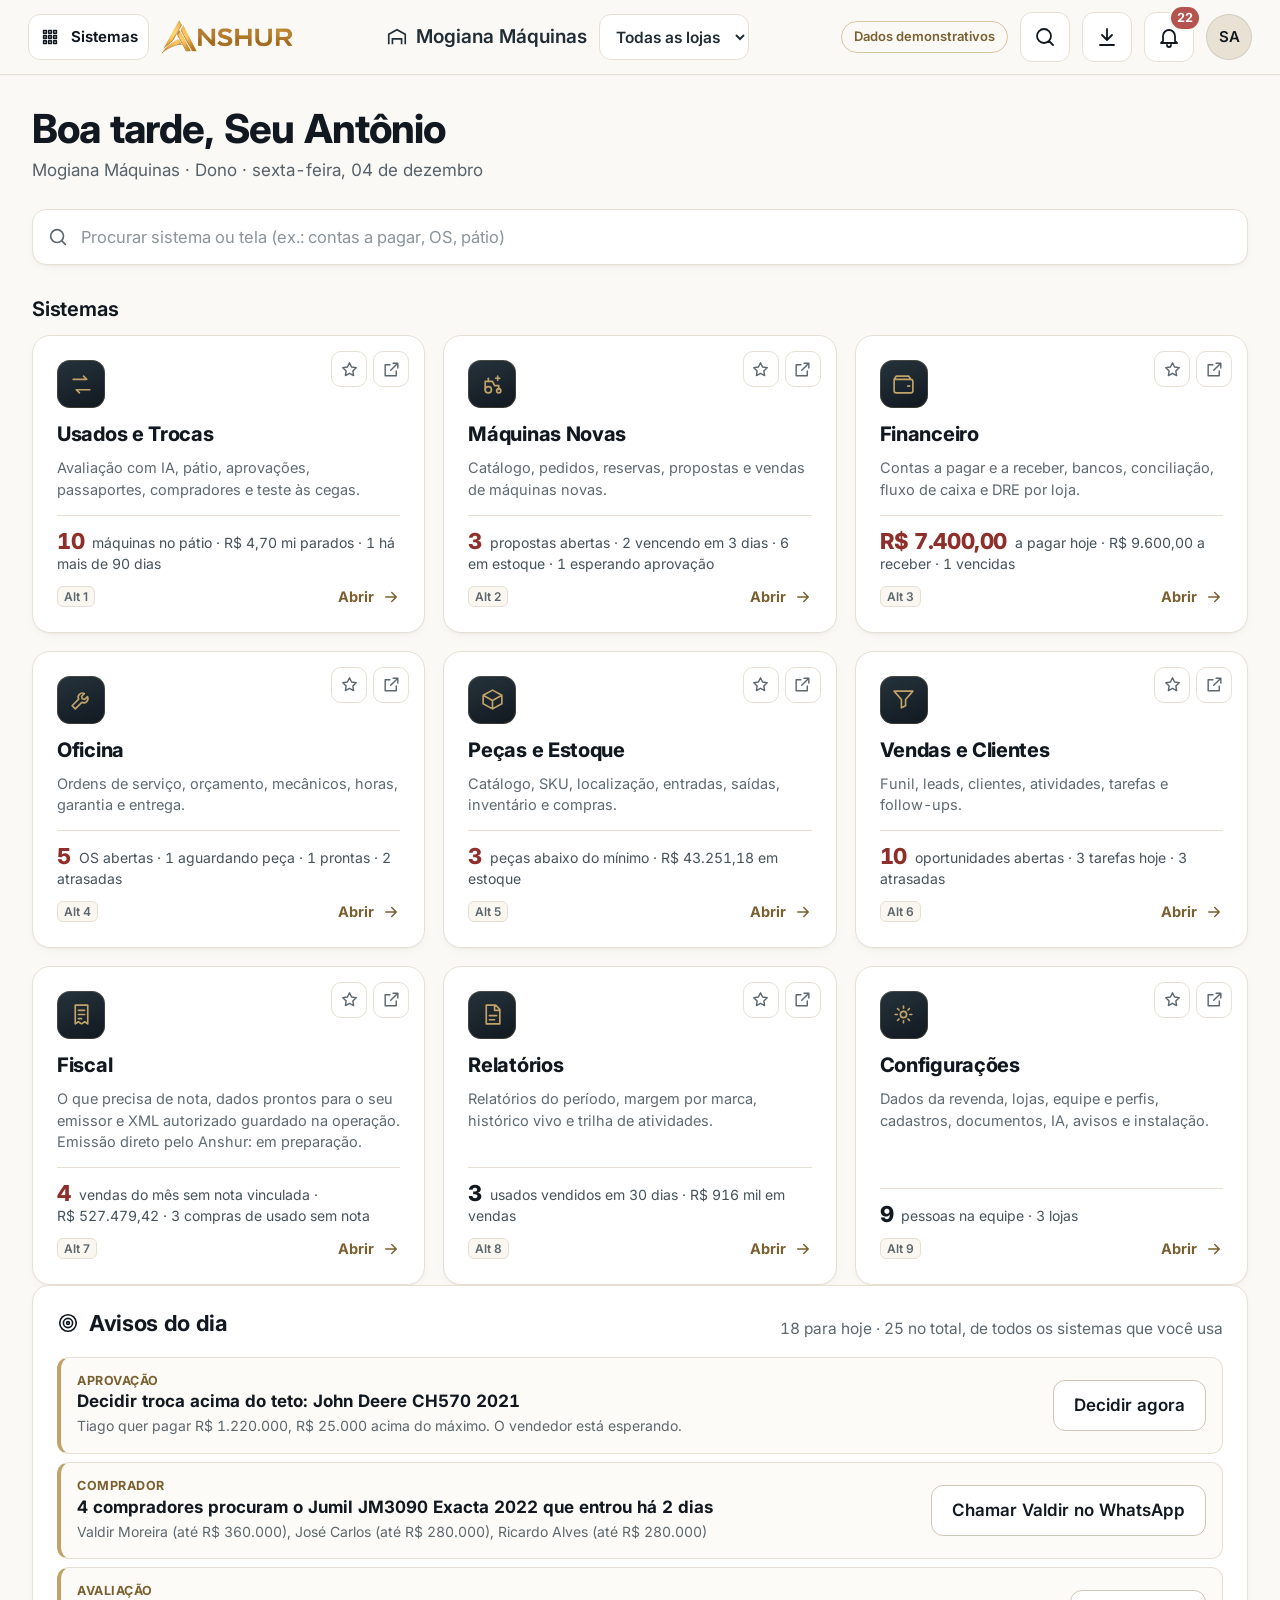
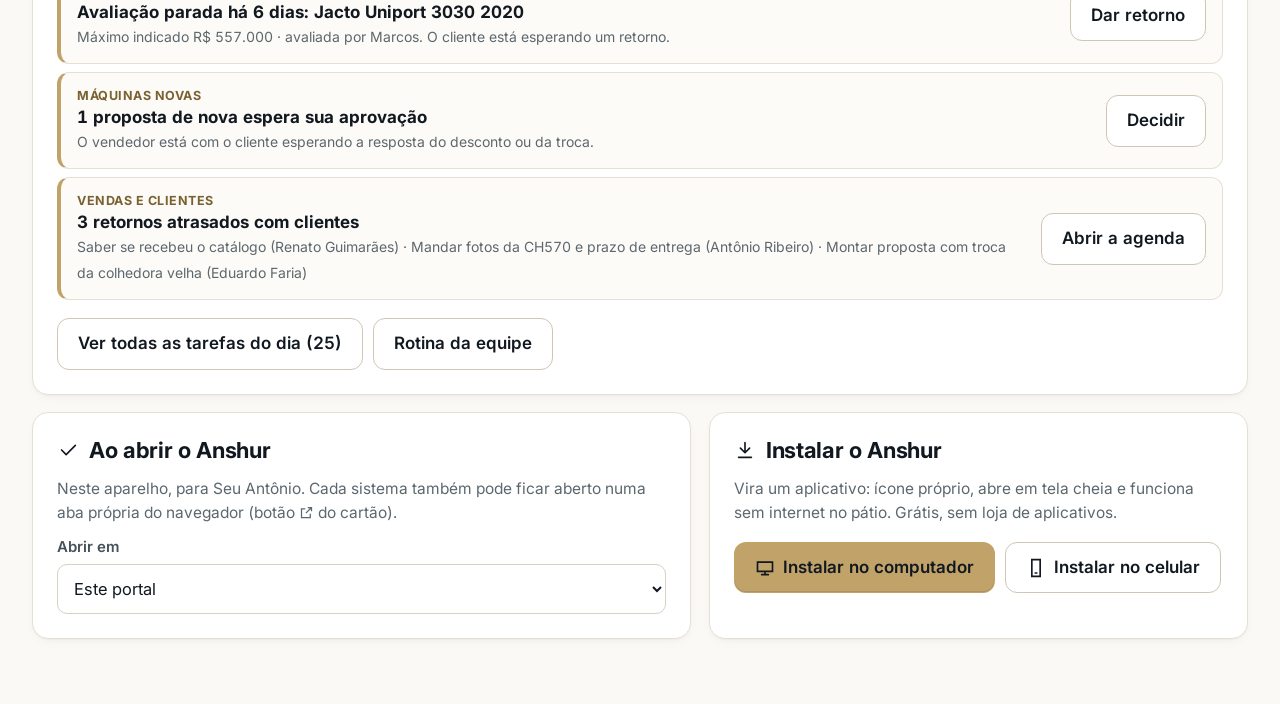
<file: index.html>
<!doctype html>
<html lang="pt-BR">
<head>
<meta charset="utf-8">
<meta name="viewport" content="width=device-width, initial-scale=1, viewport-fit=cover">
<title>Anshur · portal da revenda</title>
<meta name="description" content="Anshur: o sistema da revenda de máquinas agrícolas. Usados e trocas com IA, financeiro completo, relatórios e mais. Demonstração com dados fictícios.">
<meta name="theme-color" content="#F4F0E8">
<meta property="og:title" content="Anshur · inteligência de margem para revendas de máquinas agrícolas">
<meta property="og:description" content="Proteja sua margem na troca. Recupere seu capital no pátio.">
<link rel="icon" href="icone-192.png" type="image/png">
<link rel="manifest" href="manifest.webmanifest">
<link rel="apple-touch-icon" href="icone-180.png">
<meta name="mobile-web-app-capable" content="yes">
<meta name="apple-mobile-web-app-capable" content="yes">
<meta name="apple-mobile-web-app-title" content="Anshur">
<meta name="apple-mobile-web-app-status-bar-style" content="default">
<link rel="preconnect" href="https://fonts.googleapis.com">
<link rel="preconnect" href="https://fonts.gstatic.com" crossorigin>
<link href="https://fonts.googleapis.com/css2?family=Inter:wght@400..700&display=swap" rel="stylesheet">
<link rel="stylesheet" href="estilo.css?v=22">
</head>
<body>
<a class="pular" href="#tela">Ir para o conteúdo</a>
<div class="casca">
  <!-- celular: barra de baixo com o menu do sistema aberto (no computador o menu fica na barra do sistema, no cabeçalho) -->
  <aside class="lateral" aria-label="Menu do sistema no celular">
    <a class="marca" href="#/" id="marca" aria-label="Anshur, portal"></a>
    <nav class="menu" id="menu" aria-label="Menu do sistema">
      <span class="menu-indicador" aria-hidden="true"></span>
    </nav>
    <p class="lateral-rodape">Dados demonstrativos de uma revenda fictícia.</p>
  </aside>
  <div class="principal">
    <header class="cabecalho">
      <div class="cab-linha">
        <button class="area-troca sis-grade" id="sis-grade" type="button" aria-haspopup="menu" aria-expanded="false" aria-label="Sistemas: voltar ao portal ou abrir outro sistema" title="Sistemas e portal"><svg viewBox="0 0 24 24" aria-hidden="true"><path d="M5 5h3v3H5zM10.5 5h3v3h-3zM16 5h3v3h-3zM5 10.5h3v3H5zM10.5 10.5h3v3h-3zM16 10.5h3v3h-3zM5 16h3v3H5zM10.5 16h3v3h-3zM16 16h3v3h-3z"/></svg><span>Sistemas</span></button>
        <a class="sis-nome" id="sis-nome" href="#/"></a>
        <div class="cab-info"><b id="revenda"></b><span id="refdata"></span></div>
        <select class="loja-sel" id="loja-sel" aria-label="Loja"></select>
        <span class="selo-demo">Dados demonstrativos</span>
        <button class="sino busca-btn" type="button" id="busca-btn" aria-label="Buscar em todos os sistemas (Ctrl+K)"><svg class="ico" viewBox="0 0 24 24" aria-hidden="true"><path d="M11 18a7 7 0 1 0 0-14 7 7 0 0 0 0 14zM20 20l-4-4"/></svg><span class="kbd">Ctrl K</span></button>
        <button class="sino" type="button" id="instalar-btn" aria-label="Instalar o app" title="Instalar o Anshur"><svg class="ico" viewBox="0 0 24 24" aria-hidden="true"><path d="M12 4v11M7 10l5 5 5-5M5 20h14"/></svg></button>
        <button class="sino" type="button" id="sino" aria-label="Alertas"><svg class="ico" viewBox="0 0 24 24" aria-hidden="true"><path d="M6 16V11a6 6 0 0 1 12 0v5l2 2H4zM10 20a2 2 0 0 0 4 0"/></svg><b id="sino-n" hidden></b></button>
        <a class="btn btn-ouro cab-nova" href="#/usados/avaliar" hidden><svg viewBox="0 0 24 24" aria-hidden="true"><path d="M12 5v14M5 12h14"/></svg><span>Nova avaliação</span></a>
        <div class="perfil">
          <button class="avatar" id="perfil" type="button" aria-haspopup="menu" aria-expanded="false" aria-label="Perfil e opções">SA</button>
          <div class="perfil-menu" id="perfil-menu" role="menu" hidden></div>
        </div>
      </div>
      <nav class="sis-barra" id="sis-barra" aria-label="Menu do sistema"></nav>
    </header>
    <main id="tela" tabindex="-1"></main>
  </div>
</div>
<div id="camada"></div>
<div class="toasts" id="toasts" aria-live="polite"></div>
<script src="instalar.js?v=22"></script>
<script src="areas.js?v=22"></script>
<script src="dados.js?v=22"></script>
<script src="fotos.js?v=22"></script>
<!-- nuvem.js: na demonstração carrega o app na hora; no ambiente real, entra na conta e carrega os dados do servidor antes -->
<script src="nuvem.js?v=22" data-app="comum.js?v=22 importar.js?v=22 motor.js?v=22 retencao.js?v=22 graficos.js?v=22 areas/nucleo.js?v=22 areas/novas-regras.js?v=22 areas/novas.js?v=22 areas/financeiro-regras.js?v=22 areas/financeiro.js?v=22 areas/pecas-regras.js?v=22 areas/oficina-regras.js?v=22 areas/oficina.js?v=22 areas/pecas.js?v=22 areas/crm-regras.js?v=22 areas/crm.js?v=22 areas/fiscal-regras.js?v=22 areas/fiscal.js?v=22 app.js?v=22"></script>
<script>if ('serviceWorker' in navigator) { navigator.serviceWorker.register('sw.js', { updateViaCache: 'none' }).then((r) => r.update()).catch(() => {}); let novo = false; navigator.serviceWorker.addEventListener('controllerchange', () => { if (!novo) { novo = true; location.reload(); } }); }</script>
</body>
</html>
</file>
<file: estilo.css>
:root {
  /* paleta do dono: Obsidiana, Grafite, Ouro fosco, Marfim, Sálvia (tema claro) */
  --obsidiana: #111820;
  --grafite: #202D35;
  --marfim: #E9E2D4;
  --marinho: #F4F0E8;     /* fundo da página (marfim claro) */
  --marinho-2: #FFFFFF;   /* cartões */
  --marinho-3: #E9E2D4;   /* destaque e hover */
  --creme: #111820;       /* texto */
  --ouro: #C1A36A;
  --ouro-forte: #AD8E55;
  --ouro-texto: #7A6131;
  --cinza: #5C676E;
  --linha: rgba(17, 24, 32, .1);
  --verde: #71877B;
  --verde-claro: #4A6154;
  --vermelho: #B5534F;
  --vermelho-claro: #9E3F3B;
  --ambar: #C29A4E;
  --raio: 10px;
  --raio-p: 6px;
  --t: 220ms cubic-bezier(.2, .7, .2, 1);
  color-scheme: light;
}
* { box-sizing: border-box; }
html { -webkit-text-size-adjust: 100%; }
body {
  margin: 0; background: var(--marinho); color: var(--creme);
  font-family: 'Inter', system-ui, sans-serif; font-size: 15px; line-height: 1.5;
  font-variant-numeric: tabular-nums; -webkit-font-smoothing: antialiased;
}
h1, h2, h3 { margin: 0; line-height: 1.2; font-weight: 650; text-wrap: balance; }
p { margin: 0; text-wrap: pretty; }
button, input, select, textarea { font: inherit; color: inherit; }
a { color: inherit; }
:focus-visible { outline: 2px solid var(--ouro); outline-offset: 2px; border-radius: 4px; }
.pular { position: absolute; left: -999px; }
.pular:focus { left: 12px; top: 12px; background: var(--creme); color: var(--marinho); padding: 8px 12px; z-index: 50; }
.sr { position: absolute; width: 1px; height: 1px; overflow: hidden; clip: rect(0 0 0 0); }

/* ---------- casca ---------- */
.casca { display: grid; min-height: 100dvh; }
.lateral { display: contents; }
.lateral > .marca, .lateral-rodape { display: none; }
.principal { min-width: 0; padding-bottom: calc(70px + env(safe-area-inset-bottom)); }
.marca { display: flex; align-items: center; gap: 10px; text-decoration: none; }
.marca .nome { font-weight: 700; letter-spacing: .3em; font-size: 15px; }
.cabecalho {
  position: sticky; top: 0; z-index: 20; display: flex; align-items: center; gap: 12px;
  padding: 10px 16px; background: rgba(244, 240, 232, .92); backdrop-filter: blur(10px); border-bottom: 1px solid var(--linha);
}
.cab-info { display: none; }
.selo-demo { margin-left: auto; font-size: 11px; font-weight: 600; color: var(--ouro-texto); border: 1px solid rgba(193, 163, 106, .6); border-radius: 20px; padding: 3px 9px; white-space: nowrap; }
.cab-nova span { display: none; }
.perfil { position: relative; }
.avatar { width: 36px; height: 36px; border-radius: 50%; border: 1px solid var(--linha); background: var(--marinho-3); font-weight: 600; font-size: 13px; cursor: pointer; transition: border-color var(--t), transform var(--t); }
.avatar:hover { border-color: var(--ouro); }
.perfil-menu { position: absolute; right: 0; top: 44px; width: 260px; background: var(--marinho-2); border: 1px solid var(--linha); border-radius: var(--raio); padding: 8px; box-shadow: 0 18px 40px -12px rgba(17, 24, 32, .18); animation: surge .18s ease-out; }
.perfil-menu p { padding: 8px 10px 10px; border-bottom: 1px solid var(--linha); margin-bottom: 6px; }
.perfil-menu p span { display: block; color: var(--cinza); font-size: 13px; }
.perfil-menu button { width: 100%; text-align: left; background: none; border: 0; padding: 10px; border-radius: var(--raio-p); cursor: pointer; transition: background var(--t); }
.perfil-menu button:hover { background: var(--marinho-3); }

/* menu: barra inferior no celular, lateral no computador */
.menu { position: fixed; left: 0; right: 0; bottom: 0; z-index: 25; display: grid; grid-template-columns: repeat(5, 1fr); background: var(--marinho-2); border-top: 1px solid var(--linha); padding-bottom: env(safe-area-inset-bottom); }
.menu a { display: flex; flex-direction: column; align-items: center; gap: 3px; padding: 8px 2px 9px; font-size: 11px; font-weight: 500; color: var(--cinza); text-decoration: none; transition: color var(--t); position: relative; z-index: 1; }
.menu a[data-aba="passaportes"] { display: none; }
.menu a span { display: none; }
.menu a::after { content: attr(data-curto); }
.menu svg { width: 21px; height: 21px; fill: none; stroke: currentColor; stroke-width: 1.7; stroke-linecap: round; stroke-linejoin: round; }
.menu a[aria-current="page"] { color: var(--creme); }
.menu-indicador { position: absolute; top: 0; height: 2px; background: var(--ouro); transition: transform var(--t), width var(--t); }

@media (min-width: 960px) {
  .casca { grid-template-columns: 248px minmax(0, 1fr); }
  .lateral { display: flex; flex-direction: column; position: sticky; top: 0; height: 100dvh; background: var(--marinho-2); border-right: 1px solid var(--linha); padding: 22px 14px; }
  .lateral > .marca { display: flex; padding: 0 10px 26px; }
  .lateral-rodape { display: block; }
  .marca-movel { display: none; }
  .menu { position: relative; display: flex; flex-direction: column; gap: 2px; background: none; border: 0; padding: 0; }
  .menu a, .menu a[data-aba="passaportes"] { flex-direction: row; gap: 12px; font-size: 14px; padding: 10px 12px; border-radius: var(--raio-p); display: flex; }
  .menu a:hover { color: var(--creme); }
  .menu a span { display: inline; }
  .menu a::after { content: none; }
  .menu svg { width: 19px; height: 19px; }
  .menu-indicador { left: 0; right: 0; top: 0; height: 41px; width: auto !important; background: var(--marinho-3); border-radius: var(--raio-p); box-shadow: inset 2px 0 0 var(--ouro); z-index: 0; }
  .lateral-rodape { margin-top: auto; font-size: 12px; color: var(--cinza); padding: 0 10px; }
  .principal { padding-bottom: 0; }
  .cabecalho { padding: 14px 28px; }
  .cab-info { display: grid; line-height: 1.3; }
  .cab-info span { color: var(--cinza); font-size: 13px; }
  .cab-nova span { display: inline; }
}

/* ---------- tela e transições ---------- */
main { padding: 22px 16px 40px; max-width: 1280px; outline: none; }
@media (min-width: 960px) { main { padding: 28px 28px 48px; } }
main.saindo { opacity: 0; transform: translateY(6px); transition: opacity 120ms ease-in, transform 120ms ease-in; }
main.entrando { animation: entra 260ms cubic-bezier(.2, .7, .2, 1) both; }
@keyframes entra { from { opacity: 0; transform: translateY(10px); } to { opacity: 1; transform: none; } }
@keyframes surge { from { opacity: 0; transform: translateY(-4px) scale(.98); } to { opacity: 1; transform: none; } }
.escalonado > * { animation: entra 360ms cubic-bezier(.2, .7, .2, 1) both; }
.escalonado > *:nth-child(2) { animation-delay: 50ms; } .escalonado > *:nth-child(3) { animation-delay: 100ms; }
.escalonado > *:nth-child(4) { animation-delay: 150ms; } .escalonado > *:nth-child(5) { animation-delay: 200ms; }

.titulo { display: flex; flex-wrap: wrap; align-items: end; justify-content: space-between; gap: 12px 20px; margin-bottom: 22px; }
.titulo h1 { font-size: clamp(24px, 5vw, 32px); font-weight: 650; letter-spacing: -.015em; }
.titulo p { color: var(--cinza); margin-top: 4px; max-width: 64ch; }
.titulo .acoes { margin: 0; }

/* ---------- botões ---------- */
.btn {
  --fundo: var(--marinho-3); --texto: var(--creme);
  position: relative; overflow: hidden; display: inline-flex; align-items: center; justify-content: center; gap: 8px;
  min-height: 42px; padding: 10px 16px; border-radius: var(--raio-p); border: 1px solid transparent;
  background: var(--fundo); color: var(--texto); font-weight: 600; font-size: 14px; text-decoration: none; cursor: pointer; white-space: nowrap;
  transition: background var(--t), border-color var(--t), transform 120ms ease, box-shadow var(--t), color var(--t);
}
.btn svg { width: 17px; height: 17px; fill: none; stroke: currentColor; stroke-width: 2; stroke-linecap: round; flex: none; }
.btn:hover { transform: translateY(-1px); box-shadow: 0 8px 18px -10px rgba(17, 24, 32, .25); }
.btn:active { transform: translateY(0) scale(.98); box-shadow: none; }
.btn-ouro { --fundo: var(--ouro); --texto: var(--obsidiana); }
.btn-ouro:hover { --fundo: var(--ouro-forte); }
.btn-linha { --fundo: transparent; border-color: rgba(17, 24, 32, .22); }
.btn-linha:hover { border-color: var(--ouro); --texto: var(--ouro-texto); --fundo: var(--marinho-2); }
.btn-perigo { --fundo: transparent; border-color: rgba(200, 93, 89, .5); --texto: var(--vermelho-claro); }
.btn[disabled], .btn[aria-disabled="true"] { opacity: .45; pointer-events: none; }
.btn.carregando { color: transparent; pointer-events: none; }
.btn.carregando::after { content: ''; position: absolute; width: 16px; height: 16px; border-radius: 50%; border: 2px solid var(--texto); border-right-color: transparent; animation: gira .7s linear infinite; }
@keyframes gira { to { transform: rotate(360deg); } }
.btn .onda { position: absolute; border-radius: 50%; background: currentColor; opacity: .25; transform: scale(0); animation: onda .5s ease-out forwards; pointer-events: none; }
@keyframes onda { to { transform: scale(2.6); opacity: 0; } }
.acoes { display: flex; flex-wrap: wrap; gap: 10px; margin-top: 18px; }
.link { background: none; border: 0; padding: 0; color: var(--ouro); font-weight: 600; cursor: pointer; text-decoration: none; }
.link:hover { text-decoration: underline; }

/* ---------- cartões e indicadores ---------- */
.painel { background: var(--marinho-2); box-shadow: 0 1px 2px rgba(17, 24, 32, .05); border: 1px solid var(--linha); border-radius: var(--raio); padding: 18px; }
.painel > h2, .painel-cab h2 { font-size: 15px; font-weight: 600; }
.painel-cab { display: flex; align-items: baseline; justify-content: space-between; gap: 10px; margin-bottom: 14px; }
.painel-cab p, .sub { color: var(--cinza); font-size: 13px; }
.kpis { display: grid; grid-template-columns: repeat(2, minmax(0, 1fr)); gap: 12px; margin-bottom: 16px; }
@media (min-width: 1100px) { .kpis { grid-template-columns: repeat(4, minmax(0, 1fr)); } }
.kpi { background: var(--marinho-2); box-shadow: 0 1px 2px rgba(17, 24, 32, .05); border: 1px solid var(--linha); border-radius: var(--raio); padding: 16px; display: grid; gap: 6px; align-content: start; transition: border-color var(--t), transform var(--t); }
.kpi:hover { border-color: rgba(193, 163, 106, .35); transform: translateY(-2px); }
.kpi .rot { font-size: 12px; font-weight: 600; color: var(--cinza); letter-spacing: .02em; }
.kpi .val { font-size: clamp(22px, 4.5vw, 30px); font-weight: 650; letter-spacing: -.02em; line-height: 1.1; }
.kpi .exp { font-size: 12.5px; color: var(--cinza); }
.kpi.risco { border-color: rgba(200, 93, 89, .45); }
.kpi.risco .val { color: var(--vermelho-claro); }
.grade-2 { display: grid; gap: 16px; }
.grade-3 { display: grid; gap: 16px; }
@media (min-width: 1100px) { .grade-2 { grid-template-columns: 1.35fr 1fr; } .grade-3 { grid-template-columns: repeat(3, minmax(0, 1fr)); } }
.bloco { margin-top: 16px; }

/* ---------- gráficos ---------- */
.grafico { width: 100%; height: auto; display: block; overflow: visible; }
.g-grade { stroke: rgba(17, 24, 32, .08); stroke-width: 1; }
.g-eixo { fill: var(--cinza); font-size: 11px; }
.g-linha { fill: none; stroke: var(--ouro); stroke-width: 2.5; stroke-linejoin: round; stroke-dasharray: 1; stroke-dashoffset: 1; animation: traco 1.1s cubic-bezier(.4, .1, .2, 1) .15s forwards; }
.g-area { fill: rgba(193, 163, 106, .09); opacity: 0; animation: aparece .6s ease .7s forwards; }
.g-ponto { fill: var(--marinho); stroke: var(--ouro); stroke-width: 2; opacity: 0; animation: aparece .3s ease forwards; }
.g-barra-a, .g-barra-b { transform-box: fill-box; transform-origin: bottom; transform: scaleY(0); animation: cresce .7s cubic-bezier(.2, .7, .2, 1) forwards; }
.g-barra-a { fill: #B9C2BC; } .g-barra-b { fill: var(--ouro); }
@keyframes traco { to { stroke-dashoffset: 0; } }
@keyframes aparece { to { opacity: 1; } }
@keyframes cresce { to { transform: scaleY(1); } }
.legenda { display: flex; flex-wrap: wrap; gap: 14px; font-size: 12.5px; color: var(--cinza); margin-top: 8px; }
.legenda i { display: inline-block; width: 10px; height: 10px; border-radius: 2px; margin-right: 6px; vertical-align: -1px; }
.hbarras { display: grid; gap: 12px; }
.hb { display: grid; grid-template-columns: 96px 1fr auto; align-items: center; gap: 10px; font-size: 13px; }
.hb small { grid-column: 2 / -1; color: var(--cinza); margin-top: -8px; }
.hb-r { color: var(--cinza); }
.hb-trilho { height: 10px; background: rgba(17, 24, 32, .06); border-radius: 5px; overflow: hidden; }
.hb-trilho i { display: block; height: 100%; border-radius: 5px; background: var(--ouro); transform-origin: left; transform: scaleX(0); animation: crescex .8s cubic-bezier(.2, .7, .2, 1) forwards; }
.hb-trilho i.normal { background: var(--verde); } .hb-trilho i.atencao { background: var(--ambar); } .hb-trilho i.alerta { background: #D07A45; } .hb-trilho i.critico { background: var(--vermelho); } .hb-trilho i.neutro { background: var(--cinza); }
@keyframes crescex { to { transform: scaleX(1); } }

/* ---------- etiquetas de risco (cor + texto + forma) ---------- */
.tag { display: inline-flex; align-items: center; gap: 6px; font-size: 12px; font-weight: 600; padding: 3px 9px; border-radius: 20px; white-space: nowrap; }
.tag::before { content: ''; width: 7px; height: 7px; border-radius: 50%; background: currentColor; }
.tag.normal { color: var(--verde-claro); background: rgba(39, 134, 106, .15); }
.tag.atencao { color: #85621F; background: rgba(201, 146, 63, .15); }
.tag.alerta { color: #965024; background: rgba(208, 122, 69, .16); }
.tag.alerta::before { border-radius: 1px; transform: rotate(45deg); }
.tag.critico { color: var(--vermelho-claro); background: rgba(200, 93, 89, .17); }
.tag.critico::before { border-radius: 0; width: 8px; height: 8px; clip-path: polygon(50% 0, 100% 100%, 0 100%); }
.tag.comprovado { color: var(--verde-claro); background: rgba(39, 134, 106, .15); }
.tag.declarado { color: #85621F; background: rgba(201, 146, 63, .15); }
.pos { color: var(--verde-claro); } .neg { color: var(--vermelho-claro); }

/* ---------- tabelas ---------- */
.tabela-wrap { overflow-x: auto; -webkit-overflow-scrolling: touch; margin: 0 -18px; padding: 0 18px; }
.tabela { width: 100%; border-collapse: collapse; font-size: 13.5px; }
.tabela th { text-align: left; font-size: 12px; font-weight: 600; color: var(--cinza); padding: 8px 10px; border-bottom: 1px solid var(--linha); white-space: nowrap; }
.tabela td { padding: 12px 10px; border-bottom: 1px solid var(--linha); vertical-align: middle; }
.tabela tbody tr { transition: background var(--t); }
.tabela tbody tr.clicavel { cursor: pointer; }
.tabela tbody tr.clicavel:hover, .tabela tbody tr.clicavel:focus-visible { background: var(--marinho-3); }
.tabela .n { text-align: right; white-space: nowrap; }
.tabela .maq b { display: block; font-weight: 600; }
.tabela .maq span { color: var(--cinza); font-size: 12.5px; }

/* ---------- filtros e formulários ---------- */
.filtros { display: flex; flex-wrap: wrap; gap: 10px; margin-bottom: 14px; align-items: end; }
.campo { display: grid; gap: 6px; }
.campo label, .rot-campo { font-size: 12.5px; font-weight: 600; color: var(--cinza); }
.campo input, .campo select, .campo textarea, .filtros select {
  min-height: 42px; padding: 9px 12px; border-radius: var(--raio-p); border: 1px solid rgba(17, 24, 32, .16);
  background: var(--marinho); transition: border-color var(--t), box-shadow var(--t); width: 100%;
}
.campo input:focus, .campo select:focus, .campo textarea:focus, .filtros select:focus { outline: none; border-color: var(--ouro); box-shadow: 0 0 0 3px rgba(193, 163, 106, .18); }
.filtros select { width: auto; min-width: 140px; }
.campos { display: grid; grid-template-columns: repeat(2, minmax(0, 1fr)); gap: 14px; }
@media (min-width: 760px) { .campos.tres { grid-template-columns: repeat(3, minmax(0, 1fr)); } }
.campo.inteiro { grid-column: 1 / -1; }
.ajuda { font-size: 12.5px; color: var(--cinza); }
.erro-campo { font-size: 12.5px; color: var(--vermelho-claro); }

/* ---------- avaliação em etapas ---------- */
.etapas { display: grid; grid-template-columns: repeat(4, 1fr); gap: 6px; margin-bottom: 18px; counter-reset: e; }
.etapas button { counter-increment: e; background: none; border: 0; border-top: 3px solid rgba(17, 24, 32, .12); padding: 10px 2px 0; text-align: left; color: var(--cinza); font-size: 12.5px; font-weight: 600; cursor: pointer; transition: color var(--t), border-color var(--t); }
.etapas button::before { content: counter(e) '. '; }
.etapas button[aria-current="step"] { color: var(--creme); border-color: var(--ouro); }
.etapas button.feita { color: var(--creme); border-color: var(--verde); }
.passo { animation: entra 240ms cubic-bezier(.2, .7, .2, 1) both; }
.criterio { display: grid; grid-template-columns: 1fr; gap: 8px; padding: 12px 0; border-bottom: 1px solid var(--linha); }
@media (min-width: 640px) { .criterio { grid-template-columns: 1fr auto; align-items: center; } }
.criterio b { font-weight: 600; }
.criterio p { font-size: 12.5px; color: var(--cinza); }
.notas { display: flex; gap: 6px; }
.notas button { width: 40px; height: 40px; border-radius: var(--raio-p); border: 1px solid rgba(17, 24, 32, .16); background: var(--marinho); font-weight: 600; cursor: pointer; transition: background var(--t), border-color var(--t), transform 120ms; }
.notas button:hover { border-color: var(--ouro); }
.notas button:active { transform: scale(.94); }
.notas button[aria-pressed="true"] { background: var(--obsidiana); border-color: var(--obsidiana); color: var(--marfim); }
.medidor { height: 8px; border-radius: 4px; background: rgba(17, 24, 32, .08); overflow: hidden; margin-top: 8px; }
.medidor i { display: block; height: 100%; background: linear-gradient(90deg, var(--vermelho), var(--ambar) 45%, var(--verde)); transition: width 400ms cubic-bezier(.2, .7, .2, 1); }
.fotos { display: grid; grid-template-columns: repeat(4, 1fr); gap: 8px; }
.foto { aspect-ratio: 1; border: 1.5px dashed rgba(17, 24, 32, .2); border-radius: var(--raio-p); display: grid; place-items: center; background: var(--marinho) center/cover no-repeat; color: var(--cinza); font-size: 12px; text-align: center; cursor: pointer; position: relative; overflow: hidden; padding: 4px; transition: border-color var(--t); }
.foto:hover { border-color: var(--ouro); }
.foto.tem { border-style: solid; color: transparent; }
.foto input { position: absolute; inset: 0; opacity: 0; cursor: pointer; }
.checks { display: grid; gap: 10px; }
.check { display: flex; gap: 10px; align-items: flex-start; }
.check input { width: 18px; height: 18px; margin-top: 2px; accent-color: var(--ouro); }

/* resultado */
.res-topo { background: var(--grafite); color: var(--marfim); border-radius: var(--raio); padding: 20px 18px; }
.res-topo .rot { font-size: 12px; font-weight: 700; letter-spacing: .06em; color: var(--ouro); }
.res-topo .grande { font-size: clamp(38px, 9vw, 56px); font-weight: 700; letter-spacing: -.03em; line-height: 1.05; margin: 4px 0; }
.res-topo .sub { color: #C9C2B4; }
.conf { display: inline-flex; gap: 6px; align-items: center; font-size: 12.5px; font-weight: 600; padding: 4px 10px; border-radius: 20px; margin-top: 10px; }
.conf.alta { background: #d6ece4; color: #1d6b53; } .conf.média { background: #f0e3c7; color: #7a5a1e; } .conf.baixa { background: #f2d7d5; color: #8e3a37; }
.numeros { display: grid; grid-template-columns: repeat(2, 1fr); gap: 12px; margin-top: 16px; }
@media (min-width: 760px) { .numeros { grid-template-columns: repeat(3, 1fr); } }
.numeros div { border-left: 2px solid var(--ouro); padding: 2px 0 2px 10px; }
.numeros span { display: block; font-size: 12px; color: var(--cinza); }
.numeros b { font-size: 17px; font-weight: 600; }
.conta { font-size: 13px; color: var(--cinza); margin-top: 12px; padding: 10px 12px; border-radius: var(--raio-p); background: rgba(17, 24, 32, .04); }
.lista-motivos { list-style: none; margin: 0; padding: 0; }
.lista-motivos li { display: flex; justify-content: space-between; gap: 10px; padding: 10px 0; border-bottom: 1px solid var(--linha); font-size: 14px; }
.comparaveis { display: grid; gap: 8px; }
.comp { display: flex; justify-content: space-between; gap: 10px; padding: 10px 12px; border-radius: var(--raio-p); background: var(--marinho); font-size: 13px; }
.comp b { display: block; font-size: 14px; }
.comp span { color: var(--cinza); }

/* ---------- camadas: modal e gaveta ---------- */
.fundo-camada { position: fixed; inset: 0; z-index: 40; background: rgba(17, 24, 32, .38); opacity: 0; transition: opacity 200ms ease; }
.fundo-camada.aberta { opacity: 1; }
.modal { position: fixed; z-index: 41; left: 50%; top: 50%; width: min(520px, calc(100vw - 32px)); max-height: calc(100dvh - 40px); overflow: auto; transform: translate(-50%, -46%) scale(.97); opacity: 0;
  background: var(--marinho-2); border: 1px solid var(--linha); border-radius: 14px; padding: 22px; transition: transform 220ms cubic-bezier(.2, .7, .2, 1), opacity 200ms ease; }
.modal.aberta { transform: translate(-50%, -50%) scale(1); opacity: 1; }
.modal h2 { font-size: 19px; margin-bottom: 6px; }
.gaveta { position: fixed; z-index: 41; top: 0; right: 0; bottom: 0; width: min(560px, 100vw); overflow: auto; background: var(--marinho-2); border-left: 1px solid var(--linha); padding: 22px 20px 40px; transform: translateX(100%); transition: transform 280ms cubic-bezier(.2, .7, .2, 1); }
.gaveta.aberta { transform: none; }
.fechar { position: absolute; top: 14px; right: 14px; width: 36px; height: 36px; border-radius: 50%; border: 1px solid var(--linha); background: none; cursor: pointer; font-size: 18px; line-height: 1; transition: border-color var(--t), transform var(--t); }
.fechar:hover { border-color: var(--ouro); transform: rotate(90deg); }
.det { display: grid; grid-template-columns: repeat(2, 1fr); gap: 12px 16px; margin: 16px 0; }
.det span { display: block; font-size: 12px; color: var(--cinza); }
.det b { font-weight: 600; }
.deslizar { width: 100%; accent-color: var(--ouro); }
.linha-tempo { list-style: none; margin: 0; padding: 0; border-left: 2px solid var(--marinho-3); }
.linha-tempo li { position: relative; padding: 0 0 14px 16px; font-size: 13.5px; }
.linha-tempo li::before { content: ''; position: absolute; left: -6px; top: 5px; width: 10px; height: 10px; border-radius: 50%; background: var(--ouro); }
.linha-tempo span { display: block; color: var(--cinza); font-size: 12.5px; }

/* ---------- teste às cegas ---------- */
.placar { background: linear-gradient(135deg, #FFFFFF, var(--marfim)); border: 1px solid rgba(193, 163, 106, .3); border-radius: var(--raio); padding: 22px 18px; margin-bottom: 16px; }
.placar .grande { font-size: clamp(36px, 9vw, 60px); font-weight: 700; color: var(--ouro-texto); letter-spacing: -.03em; line-height: 1.05; margin: 6px 0; }
.placar p { color: var(--cinza); }
.cegas { display: grid; gap: 12px; }
@media (min-width: 900px) { .cegas { grid-template-columns: repeat(2, minmax(0, 1fr)); } }
.cega { background: var(--marinho-2); border: 1px solid var(--linha); border-radius: var(--raio); padding: 16px; transition: border-color 400ms; }
.cega.revelada.pagou-mais { border-color: rgba(200, 93, 89, .45); }
.cega.revelada.pagou-menos { border-color: rgba(39, 134, 106, .45); }
.cega h3 { font-size: 15px; }
.cega .linhas { display: grid; gap: 8px; margin-top: 12px; }
.cega .linhas div { display: flex; justify-content: space-between; gap: 10px; font-size: 14px; }
.cega .oculto { letter-spacing: .2em; color: var(--cinza); }
.cega .revela { animation: revela 500ms cubic-bezier(.2, .7, .2, 1) both; }
@keyframes revela { from { opacity: 0; transform: translateY(6px); filter: blur(6px); } to { opacity: 1; transform: none; filter: none; } }
.selecao { display: grid; gap: 6px; max-height: 340px; overflow: auto; padding-right: 4px; }
.selecao label { display: flex; align-items: center; gap: 10px; padding: 9px 10px; border-radius: var(--raio-p); background: var(--marinho); font-size: 13.5px; cursor: pointer; transition: background var(--t); }
.selecao label:hover { background: var(--marinho-3); }
.selecao input { accent-color: var(--ouro); width: 17px; height: 17px; }
.selecao span { color: var(--cinza); margin-left: auto; white-space: nowrap; }
.abas-modo { display: inline-flex; background: var(--marinho); border: 1px solid var(--linha); border-radius: 8px; padding: 3px; margin-bottom: 14px; }
.abas-modo button { border: 0; background: none; padding: 8px 14px; border-radius: 6px; font-weight: 600; font-size: 13.5px; color: var(--cinza); cursor: pointer; transition: background var(--t), color var(--t); }
.abas-modo button[aria-pressed="true"] { background: var(--marinho-3); color: var(--creme); }
textarea.cola { min-height: 140px; font-family: ui-monospace, Menlo, Consolas, monospace; font-size: 12.5px; }

/* ---------- passaportes ---------- */
.cartoes { display: grid; gap: 12px; }
@media (min-width: 760px) { .cartoes { grid-template-columns: repeat(2, minmax(0, 1fr)); } }
@media (min-width: 1200px) { .cartoes { grid-template-columns: repeat(3, minmax(0, 1fr)); } }
.cartao-pp { background: var(--marinho-2); border: 1px solid var(--linha); border-radius: var(--raio); padding: 16px; display: grid; gap: 10px; transition: border-color var(--t), transform var(--t); }
.cartao-pp:hover { border-color: rgba(193, 163, 106, .4); transform: translateY(-2px); }
.cartao-pp .id { font-size: 12px; color: var(--ouro-texto); font-weight: 600; letter-spacing: .04em; }

/* ---------- avisos ---------- */
.toasts { position: fixed; z-index: 60; left: 50%; bottom: calc(84px + env(safe-area-inset-bottom)); transform: translateX(-50%); display: grid; gap: 8px; width: min(420px, calc(100vw - 32px)); }
@media (min-width: 960px) { .toasts { bottom: 24px; left: auto; right: 24px; transform: none; } }
.toast { display: flex; gap: 10px; align-items: center; background: var(--obsidiana); color: var(--marfim); padding: 12px 14px; border-radius: 9px; font-size: 14px; font-weight: 500; box-shadow: 0 16px 32px -12px rgba(17, 24, 32, .18); animation: toastin 260ms cubic-bezier(.2, .7, .2, 1) both; }
.toast::before { content: ''; width: 8px; height: 8px; border-radius: 50%; background: var(--verde); flex: none; }
.toast.erro::before { background: var(--vermelho); }
.toast.saindo { animation: toastout 200ms ease-in forwards; }
@keyframes toastin { from { opacity: 0; transform: translateY(10px); } }
@keyframes toastout { to { opacity: 0; transform: translateY(6px); } }
.nota-rodape { font-size: 12.5px; color: var(--cinza); margin-top: 12px; }
.vazio { text-align: center; color: var(--cinza); padding: 30px 10px; }

@media (prefers-reduced-motion: reduce) {
  *, *::before, *::after { animation-duration: 1ms !important; animation-delay: 0ms !important; transition-duration: 1ms !important; }
  .g-linha { stroke-dashoffset: 0; } .g-barra-a, .g-barra-b { transform: none; } .hb-trilho i { transform: none; }
}

/* ===================== v5: painel do líder (letras grandes, barra lateral Obsidiana) ===================== */
:root { --fundo-pagina: #FAF9F6; --borda: #E5DFD3; --sombra: 0 3px 12px rgba(17, 24, 32, .06); }
body { font-size: 17px; background: var(--fundo-pagina); }
.ico { width: 22px; height: 22px; fill: none; stroke: currentColor; stroke-width: 1.8; stroke-linecap: round; stroke-linejoin: round; flex: none; vertical-align: -4px; }
.logo-img { display: block; height: auto; max-width: 100%; }
main { max-width: 1480px; }
@media (min-width: 960px) {
  .casca { grid-template-columns: 284px minmax(0, 1fr); }
  .lateral { background: var(--obsidiana); border-right: 0; padding: 26px 16px; }
  .lateral > .marca { padding: 4px 12px 30px; justify-content: center; border-bottom: 1px solid rgba(233, 226, 212, .14); margin-bottom: 22px; }
  .lateral .logo-img { width: 216px; }
  .menu a, .menu a[data-aba="passaportes"] { color: #D9D2C3; font-size: 19px; font-weight: 600; min-height: 60px; padding: 14px 16px; gap: 16px; border-radius: 12px; }
  .menu a:hover { color: #fff; background: rgba(233, 226, 212, .06); }
  .menu svg { width: 26px; height: 26px; }
  .menu a[aria-current="page"] { color: var(--obsidiana); }
  .menu-indicador { height: 60px; background: linear-gradient(135deg, #EFE3C8, #D9BF8A); box-shadow: none; border-radius: 12px; }
  .lateral-rodape { color: #9AA39E; font-size: 14px; }
  .cabecalho { padding: 18px 32px; background: rgba(250, 249, 246, .94); border-bottom: 1px solid var(--borda); gap: 16px; }
  main { padding: 30px 32px 56px; }
  .menu a { font-size: 19px; }
}
.cab-info { gap: 6px; }
.cab-info b { display: flex; align-items: center; gap: 8px; font-size: 19px; font-weight: 600; color: var(--grafite); }
.cab-info b svg, .cab-info span svg { width: 22px; height: 22px; fill: none; stroke: currentColor; stroke-width: 1.8; }
.cab-info span { display: inline-flex; align-items: center; gap: 8px; font-size: 15px; color: var(--grafite); }
@media (min-width: 960px) { .cab-info { display: flex; align-items: center; gap: 22px; } .cab-info span { border: 1px solid var(--borda); background: #fff; border-radius: 12px; padding: 8px 14px; } }
.selo-demo { font-size: 13px; padding: 5px 12px; }
.btn { min-height: 50px; font-size: 17px; padding: 12px 20px; border-radius: 12px; }
.cab-nova { min-height: 58px; font-size: 19px; padding: 14px 26px; }
.cab-nova svg { width: 22px; height: 22px; }
.avatar { width: 46px; height: 46px; font-size: 15px; }
.titulo h1 { font-size: clamp(30px, 4.4vw, 40px); font-weight: 750; letter-spacing: -.02em; }
.titulo p { font-size: 18px; }
.painel { border-radius: 16px; border-color: var(--borda); box-shadow: var(--sombra); padding: 22px 24px; }
.painel > h2, .painel-cab h2 { font-size: 22px; font-weight: 700; display: flex; align-items: center; gap: 10px; }
.painel-cab h2 small { font-weight: 500; color: var(--cinza); font-size: 17px; }
.painel-cab p, .sub { font-size: 15.5px; }
.kpis { gap: 18px; margin-bottom: 18px; }
.kpi { border-radius: 18px; padding: 24px; min-height: 168px; text-decoration: none; color: inherit; border-color: var(--borda); box-shadow: var(--sombra); align-content: space-between; }
.kpi .rot { display: flex; align-items: center; gap: 12px; font-size: 19px; font-weight: 600; color: var(--grafite); letter-spacing: 0; }
.kpi .rot .ico { width: 34px; height: 34px; color: var(--ouro-texto); stroke-width: 1.5; }
.kpi .val { font-size: clamp(32px, 3.4vw, 46px); font-weight: 800; letter-spacing: -.025em; }
.kpi .exp { font-size: 15px; }
.kpi.k-marfim { background: #FBF6EC; }
.kpi.k-salvia { background: #EEF3EF; }
.kpi.k-salvia .val, .kpi.k-salvia .rot .ico { color: #3E6B57; }
.kpi.k-risco { background: #FBEDEB; border-color: #F0CFCB; }
.kpi.k-risco .val { color: #8E2F2B; }
.kpi.k-risco .rot .ico { color: #B5534F; }
.kpi .pilula { justify-self: start; background: #F3D6D2; color: #8E2F2B; font-weight: 700; font-size: 18px; padding: 6px 14px; border-radius: 10px; }
.grade-2 { gap: 18px; }
@media (min-width: 1100px) { .grade-2 { grid-template-columns: 55fr 45fr; } }
.g-linha { stroke: #3E6B57; stroke-width: 3; }
.g-area { fill: rgba(113, 135, 123, .18); }
.g-ponto { stroke: #3E6B57; fill: #fff; }
.g-ultimo { stroke-width: 3; }
.g-eixo { font-size: 12.5px; fill: var(--grafite); }
.g-balao { opacity: 0; animation: aparece .4s ease 1.1s forwards; }
.g-balao rect { fill: #3E6B57; }
.g-balao text { fill: #fff; font-size: 13px; font-weight: 700; }
.rosca { display: grid; grid-template-columns: 190px 1fr; gap: 22px; align-items: center; }
@media (max-width: 560px) { .rosca { grid-template-columns: 1fr; justify-items: center; } }
.rosca-svg { width: 190px; height: 190px; }
.g-arco { opacity: 0; animation: aparece .5s ease forwards; }
.rosca-total { font-size: 20px; font-weight: 800; fill: var(--obsidiana); }
.rosca-rot { font-size: 13px; fill: var(--cinza); }
.rosca-leg { list-style: none; margin: 0; padding: 0; display: grid; gap: 14px; width: 100%; }
.rosca-leg li { display: grid; grid-template-columns: 16px 1fr auto auto; gap: 12px; align-items: center; font-size: 16.5px; }
.rosca-leg i { width: 16px; height: 16px; border-radius: 4px; }
.rosca-leg b:last-child { min-width: 92px; text-align: right; }
.tabela { font-size: 16px; }
.tabela th { font-size: 15px; padding: 12px; color: var(--grafite); }
.tabela td { padding: 14px 12px; }
.tabela.grande { font-size: 17.5px; }
.tabela.grande thead { background: #F6F1E7; }
.tabela .maq { display: flex; align-items: center; gap: 12px; }
.tabela .maq b { font-weight: 700; }
.tabela .maq span span { display: block; color: var(--cinza); font-size: 14px; }
.maq-ico { width: 46px; height: 46px; border-radius: 10px; background: #F3EDE1; display: grid; place-items: center; flex: none; }
.maq-svg { width: 32px; height: 32px; color: var(--grafite); stroke-width: 1.5; }
.forte { font-weight: 700; }
.dias { display: inline-block; font-weight: 700; padding: 5px 12px; border-radius: 10px; white-space: nowrap; }
.dias.normal { background: #E3ECE6; color: #2F5745; } .dias.atencao { background: #F3EBD9; color: #7A5A1E; } .dias.alerta { background: #F6E6D6; color: #8A4D1E; } .dias.critico { background: #F5DAD6; color: #8E2F2B; }
.risco { display: inline-flex; align-items: center; gap: 8px; font-weight: 700; padding: 6px 12px; border-radius: 10px; white-space: nowrap; }
.risco .ico { width: 20px; height: 20px; }
.risco.alto { background: #F5DAD6; color: #8E2F2B; } .risco.medio { background: #F3EBD9; color: #7A5A1E; } .risco.baixo { background: #E3ECE6; color: #2F5745; }
.reco { display: inline-flex; align-items: center; gap: 10px; font-weight: 600; background: #F4ECDA; padding: 8px 14px; border-radius: 10px; }
.reco .ico { width: 20px; height: 20px; color: var(--ouro-texto); }
.campo label, .rot-campo { font-size: 15px; }
.campo input, .campo select, .campo textarea, .filtros select { min-height: 50px; font-size: 16.5px; border-radius: 10px; }
.notas button { width: 48px; height: 48px; font-size: 17px; }
.etapas button { font-size: 16px; }
.numeros span { font-size: 14.5px; } .numeros b { font-size: 20px; }
.res-topo .grande { font-size: clamp(42px, 6vw, 64px); }
.conta { font-size: 15.5px; }
.nota-rodape, .ajuda { font-size: 14.5px; }
.tag { font-size: 14px; padding: 4px 11px; }
.toast { font-size: 16px; padding: 14px 18px; }
@media (max-width: 959px) {
  .menu { background: var(--obsidiana); border-top: 0; }
  .menu a { color: #B8B1A3; font-size: 12.5px; }
  .menu a[aria-current="page"] { color: #fff; }
}
/* sino de alertas */
.sino { position: relative; width: 50px; height: 50px; border-radius: 12px; border: 1px solid var(--borda); background: #fff; cursor: pointer; display: grid; place-items: center; transition: border-color var(--t), transform 120ms; }
.sino:hover { border-color: var(--ouro); } .sino:active { transform: scale(.96); }
.sino .ico { width: 24px; height: 24px; }
.sino b { position: absolute; top: -6px; right: -6px; min-width: 22px; height: 22px; padding: 0 6px; border-radius: 11px; background: #B5534F; color: #fff; font-size: 12.5px; display: grid; place-items: center; animation: pulsa 2s ease-in-out infinite; }
@keyframes pulsa { 50% { transform: scale(1.12); } }
.alertas { list-style: none; margin: 14px 0 0; padding: 0; display: grid; gap: 10px; }
.alertas li { display: grid; grid-template-columns: auto 1fr; gap: 12px; padding: 14px; border-radius: 12px; background: #fff; border: 1px solid var(--borda); }
.alertas li .ico { width: 24px; height: 24px; margin-top: 2px; }
.alertas li.alto .ico { color: #B5534F; } .alertas li.medio .ico { color: #A07A2E; } .alertas li.info .ico { color: #3E6B57; }
.alertas b { display: block; } .alertas span { color: var(--cinza); font-size: 15px; }
/* linhas de resumo e ranking */
.ranking { display: grid; gap: 12px; }
.rank { display: grid; grid-template-columns: 52px 1fr auto; gap: 14px; align-items: center; padding: 14px 16px; border-radius: 14px; background: #fff; border: 1px solid var(--borda); }
.rank .pos { width: 52px; height: 52px; border-radius: 50%; display: grid; place-items: center; font-weight: 800; font-size: 20px; background: #F3EDE1; color: var(--grafite); }
.rank.ouro .pos { background: linear-gradient(135deg, #EFE3C8, #C1A36A); color: var(--obsidiana); }
.rank b { font-size: 18px; } .rank span { color: var(--cinza); font-size: 15px; }
.rank .num { text-align: right; } .rank .num b { display: block; font-size: 20px; }
.relatorio { background: #fff; border: 1px solid var(--borda); border-radius: 16px; padding: 34px; max-width: 980px; }
.relatorio h2 { font-size: 26px; margin: 26px 0 10px; } .relatorio h2:first-of-type { margin-top: 10px; }
.relatorio p, .relatorio li { font-size: 17px; line-height: 1.6; }
@media print { .lateral, .cabecalho, .menu, .titulo .acoes, .toasts { display: none !important; } body { background: #fff; } main { padding: 0; } .relatorio { border: 0; padding: 0; } }
/* barra inferior do celular rola para os lados com todos os módulos */
@media (max-width: 959px) {
  .menu { display: flex; overflow-x: auto; scrollbar-width: none; }
  .menu::-webkit-scrollbar { display: none; }
  .menu a, .menu a[data-aba="passaportes"] { display: flex; flex: 0 0 78px; }
  .sino { width: 44px; height: 44px; }
}
.tabela .maq > span:not(.maq-ico) { font-size: inherit; color: inherit; display: block; }
.tabela .maq > span > b { display: block; font-size: 1em; color: var(--obsidiana); }
@media (min-width: 960px) { .menu a, .menu a[data-aba="passaportes"] { font-size: 17.5px; white-space: nowrap; } }
.rank > div > span { display: block; margin-top: 2px; }
@media (min-width: 1100px) { .grade-2.larga { grid-template-columns: 2fr 1fr; } }
.marca-movel { flex: none; } .marca-movel .logo-img { width: 118px; max-width: none; }
@media (max-width: 600px) { .kpis { grid-template-columns: 1fr; } .kpi { min-height: 0; } .cab-info { display: none; } .selo-demo { display: none; } }
.campo-in { min-height: 48px; padding: 9px 12px; border-radius: 10px; border: 1px solid rgba(17, 24, 32, .16); background: #fff; font-size: 16px; width: 100%; }
.campo-in:focus { outline: none; border-color: var(--ouro); box-shadow: 0 0 0 3px rgba(193, 163, 106, .2); }
.cal { display: grid; grid-template-columns: repeat(12, 1fr); gap: 4px; margin-top: 6px; }
.cal span { text-align: center; font-size: 12.5px; padding: 6px 0; border-radius: 6px; background: #F3EFE6; color: var(--cinza); }
.cal span.on { background: #3E6B57; color: #fff; font-weight: 700; }
.cal span.hoje { outline: 2px solid var(--ouro); }

/* ===================== v5: componentes novos ===================== */
.titulo { align-items: center; }
.titulo h1 { overflow-wrap: anywhere; }
.kpi .val { overflow-wrap: anywhere; }
.kpi { min-width: 0; }
.maq-foto { width: 64px; height: 48px; object-fit: cover; border-radius: 10px; flex: none; background: #EFE8DA; }
.add-wrap { position: relative; }
.add-menu { position: absolute; right: 0; top: calc(100% + 8px); z-index: 30; width: 300px; background: #fff; border: 1px solid var(--borda); border-radius: 14px; padding: 6px; box-shadow: 0 18px 40px -12px rgba(17, 24, 32, .25); animation: surge .18s ease-out; }
.add-menu button { display: grid; gap: 2px; width: 100%; text-align: left; background: none; border: 0; padding: 12px 14px; border-radius: 10px; cursor: pointer; transition: background var(--t); }
.add-menu button:hover, .add-menu button:focus-visible { background: #F6F1E7; }
.add-menu b { font-size: 16.5px; } .add-menu span { font-size: 14px; color: var(--cinza); }
.conf-campo { font-size: 12px; font-weight: 700; padding: 2px 8px; border-radius: 6px; margin-left: 6px; }
.conf-campo.alta { background: #E3ECE6; color: #2F5745; } .conf-campo.media { background: #F3EBD9; color: #7A5A1E; } .conf-campo.baixa { background: #F5DAD6; color: #8E2F2B; }
.soltar { display: grid; justify-items: center; gap: 8px; padding: 42px 20px; border: 2px dashed #D9CDB5; border-radius: 18px; background: #FDFBF6; text-align: center; cursor: pointer; transition: border-color var(--t), background var(--t), transform 150ms; }
.soltar:hover, .soltar.sobre { border-color: var(--ouro); background: #FBF4E4; }
.soltar.sobre { transform: scale(1.01); }
.soltar b { font-size: 20px; } .soltar span { color: var(--cinza); font-size: 15.5px; }
.ico.grande { width: 46px; height: 46px; color: var(--ouro-texto); }
.carregando-linha { display: flex; align-items: center; gap: 14px; font-size: 17px; }
.giro { width: 26px; height: 26px; border-radius: 50%; border: 3px solid #E5DFD3; border-top-color: var(--ouro); animation: gira .8s linear infinite; flex: none; }
.texto-lido { margin: 10px 0; } .texto-lido summary { cursor: pointer; color: var(--ouro-texto); font-weight: 600; }
.texto-lido pre { white-space: pre-wrap; background: #F6F1E7; padding: 12px; border-radius: 10px; font-size: 13px; max-height: 220px; overflow: auto; }
.avatar-mini { display: inline-grid; place-items: center; width: 36px; height: 36px; border-radius: 50%; background: #F3EDE1; font-weight: 700; font-size: 14px; margin-right: 6px; vertical-align: middle; }
.progresso { height: 10px; border-radius: 6px; background: #EFE8DA; overflow: hidden; margin: 10px 0 16px; }
.progresso i { display: block; height: 100%; background: linear-gradient(90deg, #71877B, #C1A36A); border-radius: 6px; transition: width .6s cubic-bezier(.2, .7, .2, 1); }
.progresso.grande { height: 14px; margin: 18px 0; }
.passos-on { list-style: none; margin: 0; padding: 0; display: grid; gap: 10px; }
.passos-on li { display: grid; grid-template-columns: 28px 1fr auto; gap: 12px; align-items: center; padding: 12px 14px; border-radius: 12px; border: 1px solid var(--borda); background: #fff; }
.passos-on li.ok { background: #F2F6F3; }
.passos-on li .ico { width: 26px; height: 26px; color: #3E6B57; }
.passos-on b { display: block; font-size: 17px; } .passos-on li > span span { color: var(--cinza); font-size: 14.5px; }
.bolinha { width: 22px; height: 22px; border-radius: 50%; border: 2px solid #D9CDB5; display: block; }
.instala { text-align: center; display: grid; justify-items: center; gap: 6px; }
.instala-ico { border-radius: 22px; box-shadow: 0 10px 24px -8px rgba(17, 24, 32, .35); transition: transform .5s cubic-bezier(.2, 1.4, .4, 1); }
.instala.feito .instala-ico { transform: scale(1.12) rotate(-4deg); }
.instala .progresso { width: 100%; }
.busca-btn { width: auto; padding: 0 12px; gap: 8px; display: inline-flex; align-items: center; }
.kbd { font-size: 12px; font-weight: 700; color: var(--cinza); border: 1px solid var(--borda); border-radius: 6px; padding: 2px 6px; }
@media (max-width: 760px) { .kbd { display: none; } .busca-btn { width: 44px; padding: 0; justify-content: center; } }
.modal.busca-modal { top: 12vh; transform: translate(-50%, 0) scale(.97); width: min(680px, calc(100vw - 24px)); }
.modal.busca-modal.aberta { transform: translate(-50%, 0) scale(1); }
.busca-in { width: 100%; font-size: 20px; padding: 16px 18px; border-radius: 12px; border: 1px solid var(--borda); background: #fff; }
.busca-in:focus { outline: none; border-color: var(--ouro); box-shadow: 0 0 0 3px rgba(193, 163, 106, .2); }
.busca-res { margin-top: 10px; max-height: 52vh; overflow: auto; display: grid; gap: 2px; }
.busca-g { font-size: 13px; font-weight: 700; color: var(--cinza); padding: 10px 10px 4px; }
.busca-it { display: flex; justify-content: space-between; gap: 12px; text-align: left; width: 100%; background: none; border: 0; padding: 12px; border-radius: 10px; cursor: pointer; font-size: 16.5px; }
.busca-it span { color: var(--cinza); font-size: 14.5px; }
.busca-it.sel, .busca-it:hover { background: #F6F1E7; }
.gaveta.larga { width: min(980px, 100vw); }
.comparar td { vertical-align: top; }
.alertas .cat { display: inline-block; font-size: 12px; font-weight: 700; color: var(--ouro-texto); background: #F4ECDA; border-radius: 6px; padding: 2px 8px; margin-bottom: 4px; }
.alertas li > div { display: grid; gap: 2px; }
.linha-tempo.grande li { font-size: 16.5px; padding-bottom: 18px; }
.galeria-ficha { display: grid; grid-template-columns: 2fr 1fr; grid-template-rows: 1fr 1fr; gap: 8px; margin-bottom: 14px; height: 240px; }
.galeria-ficha img { width: 100%; height: 100%; object-fit: cover; border-radius: 12px; background: #EFE8DA; }
.galeria-ficha img:first-child { grid-row: 1 / 3; }
.pp-foto { width: 100%; aspect-ratio: 16 / 9; object-fit: cover; border-radius: 12px; background: #EFE8DA; }
.gaveta h2 { padding-right: 46px; }
.det { word-break: break-word; }
@media (max-width: 600px) { .add-menu { right: auto; left: 0; width: min(300px, 86vw); } .galeria-ficha { height: 180px; } }
@media (min-width: 960px) { .lateral { overflow-y: auto; scrollbar-width: thin; } .menu a, .menu a[data-aba="passaportes"] { min-height: 50px; padding: 11px 16px; } .menu-indicador { height: 50px; } .lateral > .marca { padding-bottom: 20px; margin-bottom: 14px; } }
.tabela td.maq { min-width: 270px; }
.tabela td:last-child { min-width: 170px; }
.tabela .n { white-space: nowrap; }

/* v6 */
.casa { display: grid; grid-template-columns: auto 1fr auto; gap: 14px; align-items: center; padding: 12px 0; border-bottom: 1px solid var(--borda); }
.casa > div:nth-child(2) { display: grid; } .casa > div:nth-child(2) span { color: var(--cinza); font-size: 14.5px; }
.casa-c { display: flex; flex-wrap: wrap; gap: 6px; justify-content: flex-end; max-width: 520px; }
@media (max-width: 760px) { .casa { grid-template-columns: auto 1fr; } .casa-c { grid-column: 1 / -1; justify-content: flex-start; } }
.aprov { display: flex; justify-content: space-between; align-items: center; gap: 16px; padding: 16px; border-radius: 14px; border: 1px solid var(--borda); margin-bottom: 10px; background: #fff; }
.aprov > div:first-child { display: grid; gap: 4px; } .aprov > div:first-child span { color: var(--grafite); font-size: 15.5px; }
.aprov.pendente { border-color: #E8D3A6; background: #FDF8EE; }
@media (max-width: 760px) { .aprov { flex-direction: column; align-items: flex-start; } }
.aviso-ruim { border-color: #F0CFCB !important; background: #FBEDEB !important; }

/* v7 */
.contra { margin-top: 12px; display: grid; gap: 8px; color: var(--obsidiana); }
.contra > div { display: grid; gap: 2px; padding: 10px 12px; border-radius: 10px; background: #F2F6F3; border: 1px solid #DCE6DF; }
.contra > div span { font-size: 14.5px; color: var(--grafite); }
.modal.retrato-modal { width: min(720px, calc(100vw - 24px)); }
.retrato h3 { font-size: 17px; }
.selo-verif { display: flex; align-items: center; gap: 8px; font-weight: 700; padding: 10px 12px; border-radius: 10px; margin: 12px 0; }
.selo-verif.ok { background: #E3ECE6; color: #2F5745; } .selo-verif.falha { background: #F5DAD6; color: #8E2F2B; }
.codigo { font-size: 13px; color: var(--cinza); word-break: break-all; margin-top: 12px; }
.codigo code { font-size: 12.5px; color: var(--grafite); }
/* menu por categorias */
.menu-grupo { display: none; }
@media (min-width: 960px) {
  .menu-grupo { display: block; margin: 16px 16px 4px; font-size: 13.5px; font-weight: 700; letter-spacing: .01em; color: #A39C8D; }
  .menu-grupo:first-of-type { margin-top: 0; }
}

/* perfil */
.foto-perfil { border-radius: 50%; object-fit: cover; display: inline-grid; place-items: center; vertical-align: middle; background: #F3EDE1; color: var(--grafite); font-weight: 800; }
img.foto-perfil { background: none; }
.avatar.com-foto { padding: 0; overflow: hidden; } .avatar img { width: 100%; height: 100%; object-fit: cover; display: block; }
.perfil-topo { display: flex; align-items: center; gap: 22px; flex-wrap: wrap; }
.perfil-foto { position: relative; cursor: pointer; border-radius: 50%; }
.perfil-foto .foto-perfil { width: 120px; height: 120px; box-shadow: 0 0 0 4px #fff, 0 0 0 6px #E5D7B8; }
.perfil-foto .vazia { font-size: 44px; }
.perfil-foto-acao { position: absolute; right: 2px; bottom: 2px; width: 40px; height: 40px; border-radius: 50%; background: var(--ouro); color: var(--obsidiana); display: grid; place-items: center; box-shadow: 0 4px 10px rgba(17, 24, 32, .25); transition: transform 150ms; }
.perfil-foto:hover .perfil-foto-acao { transform: scale(1.08); }
.perfil-foto-acao .ico { width: 20px; height: 20px; }
.cab-info b, .cab-info span, .selo-demo, .cab-nova { white-space: nowrap; }
@media (max-width: 1520px) { #refdata { display: none !important; } .kbd { display: none; } .busca-btn { width: 50px; padding: 0; justify-content: center; } }
@media (max-width: 1180px) { .selo-demo { display: none; } }
/* tamanhos que se ajustam ao espaço do cartão (corrige quebras de texto) */
.kpi { container-type: inline-size; }
.kpi .val { font-size: clamp(24px, 14cqi, 46px); white-space: nowrap; }
.kpi .rot { font-size: clamp(15px, 7cqi, 19px); }
.kpi .rot .ico { width: clamp(24px, 12cqi, 34px); height: clamp(24px, 12cqi, 34px); }
.painel { container-type: inline-size; }
@container (max-width: 560px) { .rosca { grid-template-columns: 1fr; justify-items: center; } .rosca-svg { width: 170px; height: 170px; } }
.rosca-leg li span { white-space: nowrap; }
.rosca-leg li { grid-template-columns: 16px 1fr auto auto; }
@media (max-width: 959px) { .menu { width: 100%; max-width: 100vw; box-sizing: border-box; } html, body { overflow-x: hidden; } .passos-on li { grid-template-columns: 28px 1fr; } .passos-on li .btn { grid-column: 2; justify-self: start; } }

/* v8 */
.loja-sel { min-height: 46px; border-radius: 12px; border: 1px solid var(--borda); background: #fff; padding: 0 12px; font-size: 15.5px; font-weight: 600; color: var(--grafite); max-width: 220px; }
@media (max-width: 760px) { .loja-sel { max-width: 150px; font-size: 13px; padding: 0 6px; } }
.cartoes-lojas { display: grid; grid-template-columns: repeat(auto-fill, minmax(220px, 1fr)); gap: 10px; }
.loja-c { display: grid; gap: 2px; padding: 14px; border-radius: 12px; border: 1px solid var(--borda); background: #FDFBF6; }
.loja-c b { font-size: 18px; } .loja-c span { color: var(--cinza); font-size: 14.5px; }
.galeria-mini { display: grid; grid-template-columns: repeat(3, 1fr); gap: 6px; margin-top: 10px; }
.galeria-mini img { width: 100%; aspect-ratio: 4/3; object-fit: cover; border-radius: 8px; }
body.so-leitura .gaveta .campos, body.so-leitura #g-prep-ok, body.so-leitura #g-vender, body.so-leitura #add-item, body.so-leitura #aplicar, body.so-leitura .cab-nova { display: none !important; }
body.so-leitura .aprov .acoes, body.so-leitura .aprov button { display: none !important; }
@media (max-width: 560px) { .cabecalho { flex-wrap: wrap; row-gap: 8px; } .cabecalho .loja-sel { order: 9; flex: 1 0 100%; max-width: none; min-height: 40px; font-size: 14px; } }
@media (max-width: 560px) { .etapas { grid-template-columns: repeat(4, minmax(0, 1fr)) !important; } .etapas button { font-size: 12px; min-width: 0; overflow-wrap: anywhere; padding-left: 0; padding-right: 0; } }

/* celular: 4 atalhos + Mais (folha com todos os módulos) */
.menu-mais { display: none; }
@media (max-width: 959px) {
  .menu { overflow: visible; }
  .menu a, .menu a[data-aba="passaportes"] { display: none; flex: 1 1 0; min-width: 0; }
  .menu a[data-aba="hoje"], .menu a[data-aba="avaliar"], .menu a[data-aba="patio"], .menu a[data-aba="aprovacoes"] { display: flex; }
  .menu-indicador { display: none; }
  .menu a[aria-current="page"] { color: #fff; box-shadow: inset 0 2px 0 var(--ouro); }
  .menu-mais { display: flex; flex: 1 1 0; flex-direction: column; align-items: center; gap: 3px; padding: 8px 2px 9px; background: none; border: 0; color: #B8B1A3; font: 500 12.5px Inter, sans-serif; cursor: pointer; order: 99; }
  .menu-mais b { font-weight: 500; }
  .menu-mais svg { width: 21px; height: 21px; fill: none; stroke: currentColor; stroke-width: 1.7; stroke-linecap: round; }
  .menu-mais.ativo, .menu-mais[aria-expanded="true"] { color: #fff; box-shadow: inset 0 2px 0 var(--ouro); }
  .menu-fundo { position: fixed; inset: 0; z-index: 24; background: rgba(17, 24, 32, .45); opacity: 0; pointer-events: none; transition: opacity var(--t); }
  body.menu-aberto .menu-fundo { opacity: 1; pointer-events: auto; }
  body.menu-aberto .menu { display: grid; grid-template-columns: repeat(3, minmax(0, 1fr)); gap: 4px; max-height: 82dvh; overflow-y: auto; padding: 14px 12px calc(10px + env(safe-area-inset-bottom)); border-radius: 18px 18px 0 0; box-shadow: 0 -12px 40px rgba(0, 0, 0, .3); animation: folha-sobe .28s cubic-bezier(.2, .7, .2, 1); }
  body.menu-aberto .menu a, body.menu-aberto .menu a[data-aba="passaportes"] { display: flex; padding: 12px 4px; border-radius: 10px; font-size: 12.5px; }
  body.menu-aberto .menu a::after { text-align: center; }
  body.menu-aberto .menu a[aria-current="page"] { background: rgba(193, 163, 106, .18); box-shadow: none; }
  body.menu-aberto .menu-grupo { display: block; grid-column: 1 / -1; margin: 10px 4px 2px; font-size: 13px; font-weight: 700; color: #A39C8D; }
  body.menu-aberto .menu-grupo:first-of-type { margin-top: 0; }
  body.menu-aberto .menu-mais { grid-column: 1 / -1; flex-direction: row; justify-content: center; gap: 8px; margin-top: 8px; padding: 12px; border-radius: 10px; background: rgba(233, 226, 212, .08); box-shadow: none; }
}
@keyframes folha-sobe { from { transform: translateY(40%); opacity: 0; } to { transform: none; opacity: 1; } }
@media (max-width: 560px) { .cabecalho { gap: 8px; } .cabecalho #instalar-btn { display: none; } .marca-movel .logo-img { width: 104px; } .cabecalho .sino { width: 40px; height: 40px; } .cabecalho .cab-nova { min-width: 44px; min-height: 40px; padding: 0 10px; } .cabecalho .avatar { width: 40px; height: 40px; } }
@media (max-width: 959px) { .cabecalho .marca-movel { margin-right: auto; } }
/* relatório de margem por marca */
.relatorio-margem .tabela td, .relatorio-margem .tabela th { white-space: nowrap; }
.relatorio-margem .tabela td.maq { white-space: normal; min-width: 180px; }
.relatorio-margem .mg-total td { border-top: 2px solid var(--linha); }
.relatorio-margem .mg-falta { display: block; font-size: 12px; margin-top: 2px; white-space: normal; }
@page margem { size: A4 landscape; margin: 12mm; }
@media print {
  .abas-modo, .filtros-margem, .sem-impressao, .nv-faixa { display: none !important; }
  .relatorio-margem { page: margem; }
  .relatorio-margem .tabela-wrap { overflow: visible !important; }
  .relatorio-margem .tabela { font-size: 10.5px; }
  .relatorio-margem .tabela td, .relatorio-margem .tabela th { padding: 4px 6px; }
  .relatorio-margem tr { break-inside: avoid; }
  .relatorio-margem h2 { break-after: avoid; }
}
/* itens do menu que o perfil não pode abrir ficam escondidos (o display:flex do .menu a anulava o hidden) */
.menu a[hidden], .menu-grupo[hidden] { display: none !important; }
@media print { .casca { display: block !important; } .principal { padding: 0 !important; } main { max-width: none !important; } }
@media print { main:has(.relatorio-margem) > .titulo { display: none !important; } }

/* ---------- V9: Hoje, rotina, memória, histórico, fotos guiadas e IA ---------- */
.conf.moderada { background: #f0e3c7; color: #7a5a1e; }
.prioridades { display: grid; gap: 14px; margin-bottom: 18px; }
@media (min-width: 1100px) { .prioridades { grid-template-columns: repeat(3, 1fr); } }
.prio { display: grid; grid-template-columns: auto 1fr; gap: 14px; background: #fff; border: 1px solid var(--borda, #E5DFD3); border-radius: 14px; padding: 18px; box-shadow: var(--sombra, none); min-width: 0; }
.prio > div { min-width: 0; }
.prio.n1 { border-top: 4px solid var(--ouro); } .prio.n2 { border-top: 4px solid #71877B; } .prio.n3 { border-top: 4px solid #D9D2C3; }
.prio-n { width: 38px; height: 38px; border-radius: 50%; display: grid; place-items: center; background: var(--obsidiana); color: var(--marfim); font-weight: 700; font-size: 18px; }
.prio-n .ico { width: 22px; height: 22px; }
.prio h2 { font-size: 19px; line-height: 1.3; margin: 4px 0 6px; overflow-wrap: anywhere; }
.prio p { color: var(--cinza); font-size: 15px; margin: 0; }
.prio .acoes { margin-top: 12px; flex-wrap: wrap; }
.prio .cat { display: inline-block; font-size: 12px; font-weight: 700; color: var(--ouro-texto); background: #F4ECDA; border-radius: 6px; padding: 2px 8px; }
.grupo-acao { font-size: 15px; margin: 14px 0 6px; }
.acoes-dia { list-style: none; margin: 0; padding: 0; display: grid; gap: 8px; }
.acoes-dia li { display: grid; grid-template-columns: 1fr; gap: 8px; align-items: center; padding: 12px 14px; border-radius: 10px; background: #FBF9F4; border: 1px solid var(--linha); }
@media (min-width: 720px) { .acoes-dia li { grid-template-columns: 1fr auto; } }
.acoes-dia li b { display: block; } .acoes-dia li span { color: var(--cinza); font-size: 14px; }
.acoes-dia li.n1 { border-left: 4px solid var(--ouro); }
.rotina { list-style: none; margin: 8px 0 0; padding: 0; display: grid; gap: 10px; }
.rotina li { display: flex; flex-wrap: wrap; gap: 6px 10px; align-items: center; padding: 10px 12px; border-radius: 10px; border: 1px solid var(--linha); background: #fff; }
.rotina li.ok { background: #F1F5F2; }
.rotina .pilula { background: #F4ECDA; color: var(--ouro-texto); font-weight: 700; font-size: 12.5px; padding: 1px 8px; border-radius: 999px; }
.fotos.fotos-guiadas { grid-template-columns: repeat(2, 1fr); margin-top: 12px; }
@media (min-width: 640px) { .fotos.fotos-guiadas { grid-template-columns: repeat(4, 1fr); } }
@media (min-width: 1100px) { .fotos.fotos-guiadas { grid-template-columns: repeat(5, 1fr); } }
.fotos-guiadas .foto { aspect-ratio: 4 / 3; display: flex; flex-direction: column; justify-content: flex-end; align-items: stretch; text-align: left; padding: 0; }
.fotos-guiadas .foto-nome { font-weight: 700; color: var(--creme); font-size: 13.5px; padding: 6px 8px 0; }
.fotos-guiadas .foto-dica { font-size: 12px; color: var(--cinza); padding: 0 8px 8px; line-height: 1.3; }
.fotos-guiadas .foto.tem .foto-nome { color: #fff; background: linear-gradient(transparent, rgba(17, 24, 32, .75)); padding: 18px 8px 8px; }
.fotos-guiadas .foto.tem .foto-dica { display: none; }
.ia-caixa { margin-top: 16px; padding: 14px; border-radius: 12px; background: #FBF7EE; border: 1px solid #EADFC6; }
.ia-caixa h3 { font-size: 16px; margin: 0 0 4px; }
.ia-caixa .acoes { margin-top: 10px; align-items: center; }
.ia-linha { margin: 6px 0 0; font-size: 13.5px; }
.ia-linha.ia-nada { color: var(--cinza); font-style: italic; }
.ia-linha.ia-feita { color: var(--verde-claro); }
.ia-linha.ia-pendente { display: grid; gap: 6px; padding: 8px 10px; border-radius: 8px; background: #FBF7EE; border: 1px dashed var(--ouro); }
.ia-bts { display: flex; flex-wrap: wrap; gap: 6px; }
.ia-bts .btn { min-height: 36px; padding: 6px 12px; font-size: 13.5px; }
.ia-avarias { margin-top: 14px; display: grid; gap: 4px; }
.ia-avarias .ia-linha { display: grid; gap: 6px; }
@media (min-width: 720px) { .ia-avarias .ia-linha { grid-template-columns: 1fr auto; align-items: center; } }
.filtros-hist { display: grid; grid-template-columns: repeat(2, 1fr); gap: 10px; margin-bottom: 14px; }
@media (min-width: 960px) { .filtros-hist { grid-template-columns: repeat(6, 1fr); } }
.linha-tempo.hv li.ev-venda::before { background: #3E6B57; } .linha-tempo.hv li.ev-aprovacao::before { background: #B5534F; }
.linha-tempo.hv li.ev-avaliacao::before { background: #71877B; } .linha-tempo.hv li.ev-negociacao::before { background: #202D35; } .linha-tempo.hv li.ev-decisao::before { background: #E2D6BF; }
.previa-email { margin-top: 12px; padding: 16px; border: 1px solid var(--linha); border-radius: 10px; background: #fff; max-height: 60vh; overflow: auto; }
@media print { .prioridades .acoes, .acoes-dia .btn { display: none; } }

/* ===================== v10: áreas (tela de entrada, troca de área), instalação e Financeiro ===================== */
.area-troca { display: inline-flex; align-items: center; gap: 10px; border: 1px solid var(--borda); background: #fff; color: var(--obsidiana); border-radius: 12px; padding: 6px 10px; min-height: 46px; cursor: pointer; font: inherit; text-align: left; transition: border-color var(--t); max-width: 100%; }
.area-troca:hover, .area-troca[aria-expanded="true"] { border-color: var(--ouro); }
.area-troca svg { width: 22px; height: 22px; fill: none; stroke: currentColor; stroke-width: 1.7; stroke-linecap: round; stroke-linejoin: round; flex: none; }
.area-troca span { display: grid; line-height: 1.15; min-width: 0; }
.area-troca small { font-size: 11.5px; color: var(--cinza); font-weight: 600; letter-spacing: .02em; }
.area-troca b { font-size: 15px; font-weight: 700; white-space: nowrap; overflow: hidden; text-overflow: ellipsis; }
.area-troca .seta { width: 18px; height: 18px; color: var(--cinza); margin-left: auto; }
.area-troca-lateral { display: none; }
@media (max-width: 959px) { .area-troca-cab small { display: none; } .area-troca-cab { min-height: 40px; padding: 4px 8px; gap: 6px; } .area-troca-cab b { font-size: 13.5px; max-width: 34vw; } .area-troca-cab > svg:first-child { width: 18px; height: 18px; } }
@media (min-width: 960px) {
  .area-troca-cab { display: none; }
  .area-troca-lateral { display: flex; width: 100%; margin: 0 0 18px; padding: 12px 14px; background: rgba(233, 226, 212, .07); border-color: rgba(233, 226, 212, .18); color: #F4F0E8; border-radius: 14px; }
  .area-troca-lateral:hover, .area-troca-lateral[aria-expanded="true"] { border-color: var(--ouro); background: rgba(233, 226, 212, .1); }
  .area-troca-lateral small { color: #A39C8D; } .area-troca-lateral b { font-size: 17px; } .area-troca-lateral .seta { color: #A39C8D; }
  .area-troca-lateral > svg:first-child { width: 26px; height: 26px; color: var(--ouro); }
  .lateral { overflow-y: auto; }
}
.area-pop { position: fixed; z-index: 45; background: #fff; border: 1px solid var(--borda); border-radius: 14px; padding: 6px; box-shadow: 0 24px 48px -16px rgba(17, 24, 32, .35); display: grid; gap: 2px; max-height: calc(100dvh - 90px); overflow-y: auto; }
.area-pop a { display: grid; grid-template-columns: 28px 1fr; gap: 10px; align-items: center; padding: 9px 10px; border-radius: 10px; text-decoration: none; color: var(--obsidiana); }
.area-pop a:hover, .area-pop a:focus-visible { background: var(--marinho-3); outline: none; }
.area-pop a.atual { background: #F4ECDA; box-shadow: inset 3px 0 0 var(--ouro); }
.area-pop a.breve { color: var(--cinza); }
.area-pop svg { width: 24px; height: 24px; fill: none; stroke: currentColor; stroke-width: 1.7; stroke-linecap: round; stroke-linejoin: round; color: var(--ouro-texto); }
.area-pop span { display: grid; line-height: 1.25; } .area-pop b { font-size: 15.5px; } .area-pop small { color: var(--cinza); font-size: 13px; }
/* menu: atalhos do celular são os 4 primeiros da área (ou os escolhidos pela área) */
@media (max-width: 959px) { .menu a.atalho { display: flex; } }

/* tela de entrada */
.inicio-titulo h1 { font-size: clamp(30px, 4.4vw, 40px); }
.areas-grade { display: grid; grid-template-columns: repeat(auto-fill, minmax(min(100%, 300px), 1fr)); gap: 16px; }
.area-cartao { position: relative; display: grid; grid-template-rows: auto auto 1fr auto auto; gap: 8px; padding: 22px; min-height: 230px; border-radius: 18px; background: #fff; border: 1px solid var(--borda); box-shadow: var(--sombra); text-decoration: none; color: inherit; text-align: left; font: inherit; cursor: pointer; transition: border-color var(--t), box-shadow var(--t), transform 160ms ease; }
.area-cartao:hover { border-color: var(--ouro); box-shadow: 0 14px 30px -18px rgba(17, 24, 32, .35); transform: translateY(-2px); }
.area-cartao:active { transform: translateY(0); }
.area-cartao.ultima { border-color: rgba(193, 163, 106, .7); background: linear-gradient(180deg, #FFFDF8, #fff); }
.area-ico { width: 52px; height: 52px; border-radius: 14px; display: grid; place-items: center; background: var(--obsidiana); color: var(--ouro); flex: none; }
.area-ico svg { width: 28px; height: 28px; fill: none; stroke: currentColor; stroke-width: 1.6; stroke-linecap: round; stroke-linejoin: round; }
.area-nome { display: flex; align-items: center; flex-wrap: wrap; gap: 8px; font-size: 21px; font-weight: 750; letter-spacing: -.01em; color: var(--obsidiana); }
.area-desc { color: var(--cinza); font-size: 15px; line-height: 1.45; }
.area-num { font-size: 14.5px; color: var(--grafite); border-top: 1px solid var(--borda); padding-top: 10px; min-height: 22px; }
.area-num b { font-size: 24px; font-weight: 800; color: var(--obsidiana); margin-right: 4px; letter-spacing: -.02em; }
.area-num.alerta b { color: #8E2F2B; }
.area-ir { display: flex; align-items: center; justify-content: flex-end; gap: 8px; font-weight: 700; color: var(--ouro-texto); font-size: 15px; }
.area-ir svg { width: 18px; height: 18px; fill: none; stroke: currentColor; stroke-width: 2; stroke-linecap: round; stroke-linejoin: round; transition: transform var(--t); }
.area-cartao:hover .area-ir svg { transform: translateX(3px); }
.area-ir kbd { margin-right: auto; font: 600 12px Inter, sans-serif; color: var(--cinza); border: 1px solid var(--borda); border-radius: 6px; padding: 2px 6px; }
@media (hover: none) { .area-ir kbd { display: none; } }
.areas-grade.breves .area-cartao { background: #FAF8F3; box-shadow: none; min-height: 0; grid-template-rows: auto auto auto auto; }
.areas-grade.breves .area-ico { background: #E9E2D4; color: var(--grafite); }
.areas-grade.breves .area-nome { color: var(--grafite); font-size: 19px; }
.areas-grade.breves .area-num { color: var(--cinza); }
.areas-sub { font-size: 22px; margin: 30px 0 4px; }
.inicio-rodape { margin-top: 26px; }
.instalar-bloco .acoes { flex-wrap: wrap; }
.instalar-bloco .btn svg { width: 20px; height: 20px; }
.instala-modal { width: min(560px, calc(100vw - 32px)); }
.instala-topo { display: flex; gap: 14px; align-items: center; padding-right: 40px; }
.instala-topo img { border-radius: 14px; flex: none; }
.passos-instalar { margin: 14px 0; padding-left: 22px; display: grid; gap: 10px; font-size: 16.5px; }
.qr-instalar { width: 190px; height: 190px; margin: 16px auto 4px; padding: 10px; background: #fff; border: 1px solid var(--borda); border-radius: 12px; }
.qr-instalar svg { width: 100%; height: 100%; display: block; }
#instalar-btn[hidden], #m-instalar[hidden], .cab-nova[hidden] { display: none !important; }

/* Financeiro */
.fin-acoes { display: flex; flex-wrap: wrap; gap: 10px; }
.fin-acoes .btn .ico, .fin-acoes .btn svg { width: 20px; height: 20px; }
.fin-comecar { border-color: rgba(193, 163, 106, .6); background: #FFFCF5; margin-bottom: 18px; }
.fin-comecar h2 { font-size: 21px; display: flex; gap: 10px; align-items: center; }
.kpis a.kpi { text-decoration: none; color: inherit; transition: border-color var(--t); }
.kpis a.kpi:hover { border-color: var(--ouro); }
@media (min-width: 1100px) { .kpis.fin-kpis3 { grid-template-columns: repeat(3, minmax(0, 1fr)); } }
.fin-saldos { list-style: none; margin: 4px 0 0; padding: 0; display: grid; gap: 8px; }
.fin-saldos li { display: flex; justify-content: space-between; align-items: center; gap: 12px; padding: 12px 14px; border: 1px solid var(--borda); border-radius: 12px; background: #FDFBF6; }
.fin-saldos li span { display: grid; }
.fin-saldos li span span { color: var(--cinza); font-size: 14px; }
.fin-saldos li > b { font-size: 19px; white-space: nowrap; }
.fin-tab td { vertical-align: middle; }
.fin-tab tr.clicavel { cursor: pointer; }
.fin-tab tr.clicavel:hover td { background: #FBF7EE; }
.fin-tab tr.clicavel:focus-visible { outline: 2px solid var(--ouro); outline-offset: -2px; }
.fin-sub { display: block; color: var(--cinza); font-size: 13.5px; margin-top: 2px; }
.btn.btn-p { min-height: 38px; padding: 6px 14px; font-size: 15px; border-radius: 10px; }
.sit { display: inline-flex; align-items: center; font-size: 13.5px; font-weight: 700; padding: 4px 10px; border-radius: 8px; white-space: nowrap; }
.sit-aberto { background: #EEF0EC; color: var(--grafite); }
.sit-hoje { background: #F3EBD9; color: #7A5A1E; }
.sit-vencido { background: #F5DAD6; color: #8E2F2B; }
.sit-pago { background: #E3ECE6; color: #2F5745; }
.sit-cancelado { background: #ECEAE6; color: var(--cinza); text-decoration: line-through; }
.fin-filtros { display: grid; gap: 12px; margin-bottom: 14px; }
.fin-filtros .abas-modo { margin: 0; flex-wrap: wrap; justify-self: start; }
.fin-campos { grid-template-columns: repeat(auto-fit, minmax(170px, 1fr)); }
.fin-rodape { display: flex; justify-content: space-between; align-items: center; flex-wrap: wrap; gap: 10px; margin-top: 12px; color: var(--grafite); }
.fin-valor { font-size: 34px; font-weight: 800; letter-spacing: -.02em; margin: 0 0 10px; }
.fin-cartoes { display: grid; grid-template-columns: repeat(auto-fill, minmax(min(100%, 240px), 1fr)); gap: 12px; }
.fin-conta { display: grid; gap: 4px; text-align: left; padding: 16px; border-radius: 14px; border: 1px solid var(--borda); background: #fff; cursor: pointer; font: inherit; color: inherit; transition: border-color var(--t); }
.fin-conta:hover { border-color: var(--ouro); }
.fin-conta.sel { border-color: var(--ouro); box-shadow: inset 0 0 0 1px var(--ouro); background: #FFFCF5; }
.fin-conta span { color: var(--cinza); font-size: 13.5px; }
.fin-conta b { font-size: 16.5px; }
.fin-conta strong { font-size: 24px; font-weight: 800; letter-spacing: -.02em; }
.fin-sug { display: flex; align-items: center; justify-content: space-between; gap: 10px; padding: 4px 0; }
.fin-sug + .fin-sug { border-top: 1px dashed var(--borda); }
.fin-sug span { display: grid; }
.fin-sug small { color: var(--cinza); font-size: 13px; }
.tabela.dre td { padding: 9px 12px; }
.dre .dre-grupo td { font-weight: 650; background: #FBF8F1; }
.dre .dre-item { padding-left: 18px; display: inline-block; color: var(--grafite); }
.dre .dre-total td { border-top: 2px solid var(--linha); font-size: 1.04em; }
.dre .dre-final td { background: #F4ECDA; font-size: 1.1em; }
.modal.larga-modal { width: min(760px, calc(100vw - 24px)); }
@media (max-width: 600px) { .fin-acoes .btn { min-height: 44px; padding: 8px 14px; font-size: 15.5px; } }
@media print { .fin-acoes, .area-troca, .area-pop { display: none !important; } }
.menu svg, .area-troca svg { flex: none; }
.fin-filtros > .btn { justify-self: start; }
.kpis.fin-k .kpi .val { font-size: clamp(20px, 10.5cqi, 40px); }

/* ===================== v20: portal + sistemas (modelo ERP): cada sistema com cabeçalho e menu próprios ===================== */
/* sem lateral compartilhada: no computador o menu do sistema fica na barra do cabeçalho; no celular, na barra de baixo */
.cabecalho { display: block; padding: 0 !important; gap: 0; }
.cab-linha { display: flex; align-items: center; gap: 12px; padding: 12px 28px; min-width: 0; }
.sis-grade { flex: none; }
.sis-grade > span { font-weight: 650; font-size: 15px; }
.sis-nome { display: flex; align-items: center; gap: 10px; min-width: 0; text-decoration: none; color: var(--obsidiana); margin-right: auto; border-radius: 10px; }
.sis-nome .logo-img { width: 132px; max-width: none; }
.sis-ico { width: 40px; height: 40px; border-radius: 11px; background: var(--obsidiana); color: var(--ouro); display: grid; place-items: center; flex: none; }
.sis-ico svg { width: 23px; height: 23px; fill: none; stroke: currentColor; stroke-width: 1.7; stroke-linecap: round; stroke-linejoin: round; }
.sis-txt { display: grid; line-height: 1.1; min-width: 0; }
.sis-txt small { font-size: 11.5px; font-weight: 700; letter-spacing: .14em; text-transform: uppercase; color: var(--ouro-texto); }
.sis-txt b { font-size: 21px; font-weight: 750; letter-spacing: -.01em; white-space: nowrap; overflow: hidden; text-overflow: ellipsis; }
body[data-modo="portal"] .cab-nova { display: none !important; }
.sis-barra { display: none; }
.perfil-loja { display: none; }
@media (min-width: 960px) {
  .casca { display: block; }
  .lateral { display: none !important; }
  main { margin: 0 auto; }
  body[data-modo="sistema"] .sis-barra { display: flex; flex-wrap: wrap; align-items: stretch; gap: 2px; padding: 0 22px; border-top: 1px solid var(--borda); background: #fff; }
  .sb-item, .sb-btn { display: inline-flex; align-items: center; gap: 6px; min-height: 48px; padding: 0 14px; border: 0; border-bottom: 3px solid transparent; background: none; color: var(--grafite); font: 600 15.5px Inter, sans-serif; text-decoration: none; cursor: pointer; white-space: nowrap; }
  .sb-item:hover, .sb-btn:hover, .sb-btn[aria-expanded="true"] { color: var(--obsidiana); background: #FAF7F0; }
  .sb-item[aria-current="page"], .sb-grupo.atual > .sb-btn { color: var(--obsidiana); border-bottom-color: var(--ouro); }
  .sb-btn .seta { width: 16px; height: 16px; fill: none; stroke: currentColor; stroke-width: 2; color: var(--cinza); transition: transform var(--t); }
  .sb-btn[aria-expanded="true"] .seta { transform: rotate(180deg); }
  .sb-grupo { position: relative; display: flex; }
  .sb-pop { position: absolute; top: calc(100% + 4px); left: 0; z-index: 40; min-width: 270px; display: grid; gap: 2px; padding: 6px; background: #fff; border: 1px solid var(--borda); border-radius: 12px; box-shadow: 0 22px 44px -18px rgba(17, 24, 32, .35); }
  .sb-pop[hidden] { display: none; }
  .sb-pop a { display: grid; grid-template-columns: 24px 1fr; gap: 10px; align-items: center; padding: 10px 12px; border-radius: 8px; color: var(--obsidiana); text-decoration: none; font-size: 15px; }
  .sb-pop a:hover, .sb-pop a:focus-visible { background: var(--marinho-3); outline: none; }
  .sb-pop a[aria-current="page"] { background: #F4ECDA; box-shadow: inset 3px 0 0 var(--ouro); font-weight: 650; }
  .sb-pop svg { width: 21px; height: 21px; fill: none; stroke: currentColor; stroke-width: 1.7; stroke-linecap: round; stroke-linejoin: round; color: var(--ouro-texto); }
}
@media (max-width: 1180px) and (min-width: 960px) { .cab-info { display: none !important; } }
/* celular: cabeçalho numa linha só (grade de sistemas · nome do sistema · busca · alertas · ação · perfil) */
@media (max-width: 959px) {
  .cab-linha { gap: 6px; padding: 8px 10px; }
  .cabecalho .loja-sel, .cabecalho .selo-demo, .cabecalho .cab-info, .cabecalho #instalar-btn, .cabecalho .kbd { display: none !important; }
  .sis-grade > span { display: none; }
  .sis-grade { min-height: 40px; width: 40px; padding: 0; justify-content: center; }
  .sis-ico { width: 34px; height: 34px; border-radius: 9px; } .sis-ico svg { width: 20px; height: 20px; }
  .sis-txt small { font-size: 10px; letter-spacing: .1em; } .sis-txt b { font-size: 16px; }
  .sis-nome .logo-img { width: 108px; }
  .cabecalho .sino, .cabecalho .avatar { width: 40px; height: 40px; flex: none; }
  .cabecalho .cab-nova { min-width: 40px; min-height: 40px; padding: 0 9px; flex: none; }
  .cabecalho .cab-nova span { display: none; }
  .perfil-loja { display: grid; gap: 4px; padding: 6px 10px 10px; font-size: 13px; font-weight: 650; color: var(--cinza); border-bottom: 1px solid var(--linha); margin-bottom: 6px; }
  .perfil-loja[hidden] { display: none; }
  .perfil-loja select { min-height: 40px; border-radius: 10px; border: 1px solid var(--borda); background: #fff; padding: 0 8px; font-size: 15px; color: var(--obsidiana); }
  body[data-modo="portal"] .menu, body[data-modo="portal"] .menu-fundo { display: none !important; }
  body[data-modo="portal"] .principal { padding-bottom: 0; }
}
@media (max-width: 380px) { .sis-txt small { display: none; } .cab-linha { gap: 4px; } }
/* seletor de sistemas */
.area-pop .pop-portal { background: #FAF7F0; margin-bottom: 4px; }
.area-pop .pop-linha { display: grid; grid-template-columns: 1fr auto; align-items: center; gap: 2px; }
.area-pop .pop-aba { display: grid; place-items: center; width: 40px; height: 40px; padding: 0; grid-template-columns: none; border-radius: 10px; color: var(--cinza); }
.area-pop .pop-aba svg { width: 18px; height: 18px; color: var(--cinza); }
/* portal */
.portal-busca { position: relative; display: flex; align-items: center; gap: 10px; margin: 4px 0 18px; padding: 0 14px; min-height: 54px; background: #fff; border: 1px solid var(--borda); border-radius: 14px; }
.portal-busca:focus-within { border-color: var(--ouro); box-shadow: 0 0 0 3px rgba(193, 163, 106, .18); }
.portal-busca .ico { color: var(--cinza); }
.portal-busca input { flex: 1; min-width: 0; border: 0; outline: 0; background: none; font-size: 16.5px; min-height: 50px; }
.portal-res { position: absolute; left: 0; right: 0; top: calc(100% + 6px); z-index: 30; display: grid; gap: 2px; padding: 6px; background: #fff; border: 1px solid var(--borda); border-radius: 12px; box-shadow: 0 22px 44px -18px rgba(17, 24, 32, .3); }
.portal-res[hidden] { display: none; }
.portal-res a { padding: 10px 12px; border-radius: 8px; text-decoration: none; color: var(--obsidiana); font-weight: 600; }
.portal-res a:hover, .portal-res a:first-child { background: var(--marinho-3); }
.avisos-dia .acoes-dia .cat { display: block; font-size: 12.5px; font-weight: 700; letter-spacing: .04em; text-transform: uppercase; color: var(--ouro-texto); }
.recentes { margin-top: 6px; }
.chips { display: flex; flex-wrap: wrap; gap: 8px; margin-top: 8px; }
.chip { display: inline-flex; align-items: center; gap: 8px; padding: 8px 12px; border-radius: 12px; background: #fff; border: 1px solid var(--borda); text-decoration: none; color: var(--obsidiana); max-width: 100%; }
.chip:hover { border-color: var(--ouro); }
.chip svg { width: 20px; height: 20px; fill: none; stroke: currentColor; stroke-width: 1.7; stroke-linecap: round; stroke-linejoin: round; color: var(--ouro-texto); flex: none; }
.chip span { display: grid; line-height: 1.2; font-weight: 650; font-size: 14.5px; min-width: 0; } .chip small { font-weight: 500; color: var(--cinza); font-size: 12.5px; }
.area-caixa { position: relative; display: grid; }
.area-caixa[hidden] { display: none; }
.area-extra { position: absolute; top: 14px; right: 14px; display: flex; gap: 6px; }
.area-mini { width: 38px; height: 38px; display: grid; place-items: center; border-radius: 10px; border: 1px solid var(--borda); background: #fff; color: var(--cinza); cursor: pointer; padding: 0; }
.area-mini:hover { border-color: var(--ouro); color: var(--obsidiana); }
.area-mini svg { width: 19px; height: 19px; fill: none; stroke: currentColor; stroke-width: 1.8; stroke-linecap: round; stroke-linejoin: round; }
.area-mini.ligado { color: var(--ouro-texto); border-color: var(--ouro); } .area-mini.ligado svg { fill: var(--ouro); }
.area-cartao.favorito { border-color: rgba(193, 163, 106, .7); }
.area-cartao .area-nome { padding-right: 86px; }
.ico-inline { width: 15px; height: 15px; fill: none; stroke: currentColor; stroke-width: 2; vertical-align: -2px; }
.aviso-abas { position: fixed; right: 16px; bottom: calc(86px + env(safe-area-inset-bottom)); z-index: 60; box-shadow: 0 14px 30px -12px rgba(17, 24, 32, .45); }
@media (min-width: 960px) { .aviso-abas { bottom: 24px; } }
@media print { .sis-barra, .cab-linha { display: none !important; } }

/* abas de modo no celular: quebram em linhas em vez de sair da tela */
@media (max-width: 600px) { .abas-modo { display: flex; flex-wrap: wrap; max-width: 100%; } .abas-modo button { flex: 1 1 auto; } }
/* cabeçalho do sistema no computador: o nome do sistema nunca é cortado; nome da revenda fica no portal e no menu do perfil */
@media (min-width: 960px) { .sis-nome { flex: none; } body[data-modo="sistema"] .cab-info { display: none !important; } }
@media (max-width: 1440px) { body[data-modo="sistema"] .selo-demo { display: none; } }
.cab-nova.repetido { display: none !important; }
.filtros-hist .campo, .filtros-hist input, .filtros-hist select { min-width: 0; max-width: 100%; }
.filtros-hist input[type="date"] { width: 100%; }

/* ===================== v22: polimento visual (mesma paleta Obsidiana, Ouro fosco, Marfim e Sálvia, só refinada) ===================== */
:root {
  --borda: #E6E0D4;
  --borda-forte: #D6CDBB;
  --sombra: 0 1px 2px rgba(17, 24, 32, .04), 0 4px 14px -6px rgba(17, 24, 32, .08);
  --sombra-alta: 0 2px 4px rgba(17, 24, 32, .04), 0 16px 32px -16px rgba(17, 24, 32, .28);
  --anel: 0 0 0 3px rgba(193, 163, 106, .28);
}
/* números alinhados em colunas em todo lugar (valores, tabelas, cartões) */
.kpi .val, .tabela, .area-num, .fin-saldos, .fin-conta strong, .numeros b, .rank .num, .nc-calc b, .sit, .dias { font-variant-numeric: tabular-nums lining-nums; }
/* foco visível e consistente (teclado), sem mexer no cursor */
:focus-visible { outline: 2px solid var(--ouro-forte); outline-offset: 2px; }
.link { color: var(--ouro-texto); text-underline-offset: 3px; }

/* títulos de tela: hierarquia mais clara e respiro antes do conteúdo */
.titulo { margin-bottom: 26px; gap: 14px 24px; }
.titulo h1 { letter-spacing: -.025em; line-height: 1.12; }
.titulo p { font-size: 17px; line-height: 1.5; color: #56616A; margin-top: 6px; }
.titulo .acoes { gap: 10px; }
.areas-sub { font-size: 20px; letter-spacing: -.01em; margin: 32px 0 14px; display: flex; align-items: center; gap: 10px; }

/* cabeçalho */
.cabecalho { box-shadow: 0 1px 0 rgba(17, 24, 32, .02); }
.sis-grade { font-weight: 650; }
.sino, .area-troca, .loja-sel, .avatar { transition: border-color var(--t), background var(--t), box-shadow var(--t); }
.sino:hover, .area-troca:hover, .loja-sel:hover { border-color: var(--borda-forte); background: #FFFDF8; }
.loja-sel:focus-visible, .sino:focus-visible, .area-troca:focus-visible { outline: none; border-color: var(--ouro); box-shadow: var(--anel); }
.sino b { box-shadow: 0 0 0 2px var(--fundo-pagina); font-weight: 700; }
.sis-ico { box-shadow: inset 0 0 0 1px rgba(193, 163, 106, .25); }
@media (min-width: 960px) {
  body[data-modo="sistema"] .sis-barra { padding: 0 24px; gap: 4px; }
  .sb-item, .sb-btn { min-height: 46px; padding: 0 14px; font-size: 15px; color: #4A565E; border-radius: 0; transition: color var(--t), background var(--t), border-color var(--t); }
  .sb-item:hover, .sb-btn:hover, .sb-btn[aria-expanded="true"] { background: #FAF7F0; border-bottom-color: rgba(193, 163, 106, .35); }
  .sb-item[aria-current="page"], .sb-grupo.atual > .sb-btn { font-weight: 700; border-bottom-color: var(--ouro); }
  .sb-item:focus-visible, .sb-btn:focus-visible { outline: none; box-shadow: inset 0 0 0 2px var(--ouro); border-radius: 6px; }
  .sb-pop { padding: 6px; border-radius: 14px; box-shadow: var(--sombra-alta); }
  .sb-pop a { min-height: 42px; }
}
.area-pop { box-shadow: var(--sombra-alta); }

/* cartões do portal: ícone, nome, número e ação na mesma régua */
.areas-grade { gap: 18px; }
.area-cartao { gap: 10px; padding: 24px; min-height: 0; border-color: var(--borda); box-shadow: var(--sombra); }
.area-cartao:hover { border-color: rgba(193, 163, 106, .75); box-shadow: var(--sombra-alta); }
.area-cartao:focus-visible { outline: none; border-color: var(--ouro); box-shadow: var(--anel), var(--sombra); }
.area-ico { width: 48px; height: 48px; border-radius: 13px; background: linear-gradient(160deg, #26333C, var(--obsidiana)); box-shadow: inset 0 0 0 1px rgba(193, 163, 106, .22); margin-bottom: 4px; }
.area-ico svg { width: 25px; height: 25px; }
.area-nome { font-size: 20px; letter-spacing: -.015em; line-height: 1.25; }
.area-desc { font-size: 14.5px; line-height: 1.5; color: #5F6A71; }
.area-num { font-size: 14px; line-height: 1.5; color: #46525A; padding-top: 14px; margin-top: 4px; }
.area-num b { font-size: 22px; line-height: 1; vertical-align: -1px; }
.area-ir { padding-top: 2px; font-size: 14.5px; }
.area-ir kbd { background: #FAF7F0; }
.area-extra { top: 16px; right: 16px; }
.area-mini { width: 36px; height: 36px; border-color: var(--borda); transition: border-color var(--t), color var(--t), background var(--t); }
.area-mini:hover { background: #FFFDF8; }
.area-mini:focus-visible { outline: none; border-color: var(--ouro); box-shadow: var(--anel); }
.areas-grade.breves .area-cartao { box-shadow: none; }
.portal-busca { min-height: 56px; border-color: var(--borda); box-shadow: var(--sombra); margin-bottom: 8px; }
.portal-res { box-shadow: var(--sombra-alta); }

/* painéis e indicadores */
.painel { border-color: var(--borda); padding: 24px; }
.painel-cab { flex-wrap: wrap; align-items: baseline; gap: 6px 16px; margin-bottom: 16px; }
.painel-cab h2 { letter-spacing: -.015em; }
.painel-cab p { line-height: 1.45; }
.painel > h2 { margin-bottom: 14px; letter-spacing: -.015em; }
.bloco { margin-top: 18px; }
.kpis { gap: 16px; margin-bottom: 20px; }
.kpi { min-height: 152px; padding: 22px 24px; border-color: var(--borda); gap: 10px; }
.kpi:hover { transform: none; border-color: var(--borda-forte); }
.kpis a.kpi:hover { border-color: rgba(193, 163, 106, .75); box-shadow: var(--sombra-alta); }
.kpi .rot { line-height: 1.3; }
.kpi .val { letter-spacing: -.03em; }
.kpi .exp { line-height: 1.45; color: #5F6A71; }
.kpi.k-marfim { background: #FCF8F0; } .kpi.k-salvia { background: #F0F5F1; } .kpi.k-risco { background: #FCF0EE; }

/* tabelas legíveis: cabeçalho discreto, linhas com respiro, números à direita */
.tabela-wrap { margin: 0 -24px; padding: 0 24px; scrollbar-width: thin; }
.tabela th { font-size: 13px; font-weight: 650; letter-spacing: .02em; color: #5F6A71; padding: 10px 12px; border-bottom: 1px solid var(--borda-forte); vertical-align: bottom; }
.tabela td { padding: 14px 12px; border-bottom-color: #EEE9DF; }
.tabela tbody tr:last-child td { border-bottom: 0; }
.tabela tbody tr:hover td { background: #FCFAF5; }
.tabela tbody tr.clicavel:hover td, .tabela tbody tr.clicavel:focus-visible td { background: #F8F3E8; }
.tabela tbody tr.clicavel:focus-visible { outline: 2px solid var(--ouro); outline-offset: -2px; }
.tabela th.n, .tabela td.n { text-align: right; }
.tabela.grande thead { background: none; }
/* a célula da máquina volta a ser célula de tabela (o flex desalinhava as bordas e punha nome e ano lado a lado) */
.tabela td.maq { display: table-cell; }
.tabela td.maq > .maq-foto, .tabela td.maq > .maq-ico { float: left; margin: 2px 12px 2px 0; }
.tabela td.maq > span:not(.maq-ico) { display: block; overflow: hidden; }
.tabela td.maq > b { display: block; }
.tabela td.maq > span:not(.maq-ico) > span, .tabela td.maq > b + span:not(.maq-ico) { display: block; color: var(--cinza); font-size: 14px; line-height: 1.4; margin-top: 2px; }
.tabela td.vazio { padding: 34px 12px; }

/* etiquetas de situação com a mesma altura */
.sit, .dias, .risco, .tag { line-height: 1.35; }

/* formulários: campo branco sobre o papel, borda que responde ao passar o mouse e ao foco */
.campo input, .campo select, .campo textarea, .filtros select, .campo-in { background-color: #fff; border-color: #D9D1C2; }
.campo input:hover, .campo select:hover, .campo textarea:hover, .filtros select:hover, .campo-in:hover { border-color: #C2B69F; }
.campo input:focus, .campo select:focus, .campo textarea:focus, .filtros select:focus, .campo-in:focus { border-color: var(--ouro); box-shadow: var(--anel); }
.campo input::placeholder, .campo textarea::placeholder, .campo-in::placeholder, .portal-busca input::placeholder { color: #8B949A; }
.campo input:disabled, .campo select:disabled, .campo textarea:disabled { background: #F4F1EA; color: var(--cinza); }
.campo label, .rot-campo { color: #46525A; }
.campos { gap: 16px 18px; }
.filtros { gap: 12px; margin-bottom: 18px; }
.check input, .selecao input { accent-color: var(--ouro-forte); }
.abas-modo { background: #F3EFE6; border-color: var(--borda); border-radius: 10px; }
.abas-modo button { border-radius: 7px; }
.abas-modo button:hover { color: var(--obsidiana); }
.abas-modo button[aria-pressed="true"] { background: #fff; color: var(--obsidiana); box-shadow: 0 1px 2px rgba(17, 24, 32, .08); }
.notas button { background: #fff; }

/* botões: estados mais definidos */
.btn-linha { border-color: #CFC6B5; --fundo: #fff; }
.btn-linha:hover { --fundo: #FFFDF8; }
.btn:focus-visible { outline: none; box-shadow: var(--anel); }
.btn-ouro { box-shadow: inset 0 -1px 0 rgba(17, 24, 32, .12); }

/* modais e gavetas */
.fundo-camada { background: rgba(17, 24, 32, .42); backdrop-filter: blur(2px); }
.modal { border-radius: 18px; padding: 26px; border-color: var(--borda); box-shadow: 0 30px 60px -24px rgba(17, 24, 32, .4); }
.modal h2 { font-size: 21px; letter-spacing: -.015em; margin-bottom: 8px; padding-right: 44px; }
.gaveta { box-shadow: -24px 0 60px -30px rgba(17, 24, 32, .45); border-left-color: var(--borda); padding: 26px 24px 44px; }
.fechar { border-color: var(--borda); background: #fff; color: var(--grafite); }
.fechar:hover { transform: none; background: #FAF7F0; }
.fechar:focus-visible { outline: none; border-color: var(--ouro); box-shadow: var(--anel); }
.det { gap: 14px 20px; }
.det span { font-size: 13px; margin-bottom: 2px; }
.busca-res { gap: 4px; }

/* estado vazio: caixa tracejada calma, centrada */
p.vazio, div.vazio { margin: 4px 0; padding: 30px 20px; border: 1.5px dashed var(--borda-forte); border-radius: 14px; background: #FDFBF7; color: #5F6A71; font-size: 15.5px; line-height: 1.5; }

/* listas do portal e avisos */
.acoes-dia li { padding: 14px 16px; border-radius: 12px; border-color: var(--borda); background: #FDFBF7; gap: 10px 16px; }
.acoes-dia li b { line-height: 1.35; }
.acoes-dia li span { line-height: 1.5; }
.alertas li { border-radius: 12px; }

/* kanban das áreas (Vendas, Novas): cabeçalho de coluna sem quebrar o total */
.nc-col h3 { align-items: baseline; }
.nc-col h3 span { white-space: nowrap; font-size: 13.5px; }

/* computador */
@media (min-width: 960px) {
  main { padding: 32px 32px 64px; }
}
/* tablet */
@media (min-width: 601px) and (max-width: 959px) {
  main { padding: 26px 22px 48px; }
  .kpis { grid-template-columns: repeat(2, minmax(0, 1fr)); }
}
/* celular (360 px): menos altura morta, mesmos alinhamentos */
@media (max-width: 600px) {
  main { padding: 20px 16px 36px; }
  .titulo { margin-bottom: 20px; }
  .titulo h1 { font-size: 28px; }
  .titulo p { font-size: 15.5px; }
  .painel { padding: 18px 16px; border-radius: 14px; }
  .painel > h2, .painel-cab h2 { font-size: 19px; }
  .painel-cab p, .sub { font-size: 14.5px; }
  .tabela-wrap { margin: 0 -16px; padding: 0 16px; }
  .tabela { font-size: 15px; }
  .tabela td { padding: 12px 10px; }
  .tabela th { padding: 8px 10px; }
  .kpis { gap: 10px; }
  .kpi { padding: 16px 18px; gap: 6px; border-radius: 14px; }
  .kpi .val { font-size: clamp(24px, 11cqi, 34px); }
  .areas-grade { gap: 12px; }
  .area-cartao { padding: 18px; gap: 8px; border-radius: 16px; }
  .area-extra { top: 12px; right: 12px; }
  .area-ico { width: 42px; height: 42px; border-radius: 11px; }
  .area-ico svg { width: 22px; height: 22px; }
  .area-nome { font-size: 18.5px; }
  .area-desc { font-size: 14px; }
  .area-num { padding-top: 10px; }
  .areas-sub { margin: 24px 0 10px; font-size: 18px; }
  .modal { padding: 22px 18px; border-radius: 16px; }
  .gaveta { padding: 22px 16px 40px; }
  .acoes-dia li { padding: 12px 14px; }
  .acoes-dia li .btn { width: 100%; }
  p.vazio, div.vazio { padding: 24px 16px; }
  /* tabela larga rola para o lado em vez de espremer a descrição palavra por palavra */
  .tabela td:has(> .fin-sub) { min-width: 210px; }
  .fin-saldos li { flex-wrap: wrap; row-gap: 4px; }
  .fin-saldos li > b { margin-left: auto; }
}
@media (prefers-reduced-motion: reduce) { .area-cartao, .kpi, .btn { transform: none !important; } }
</file>
